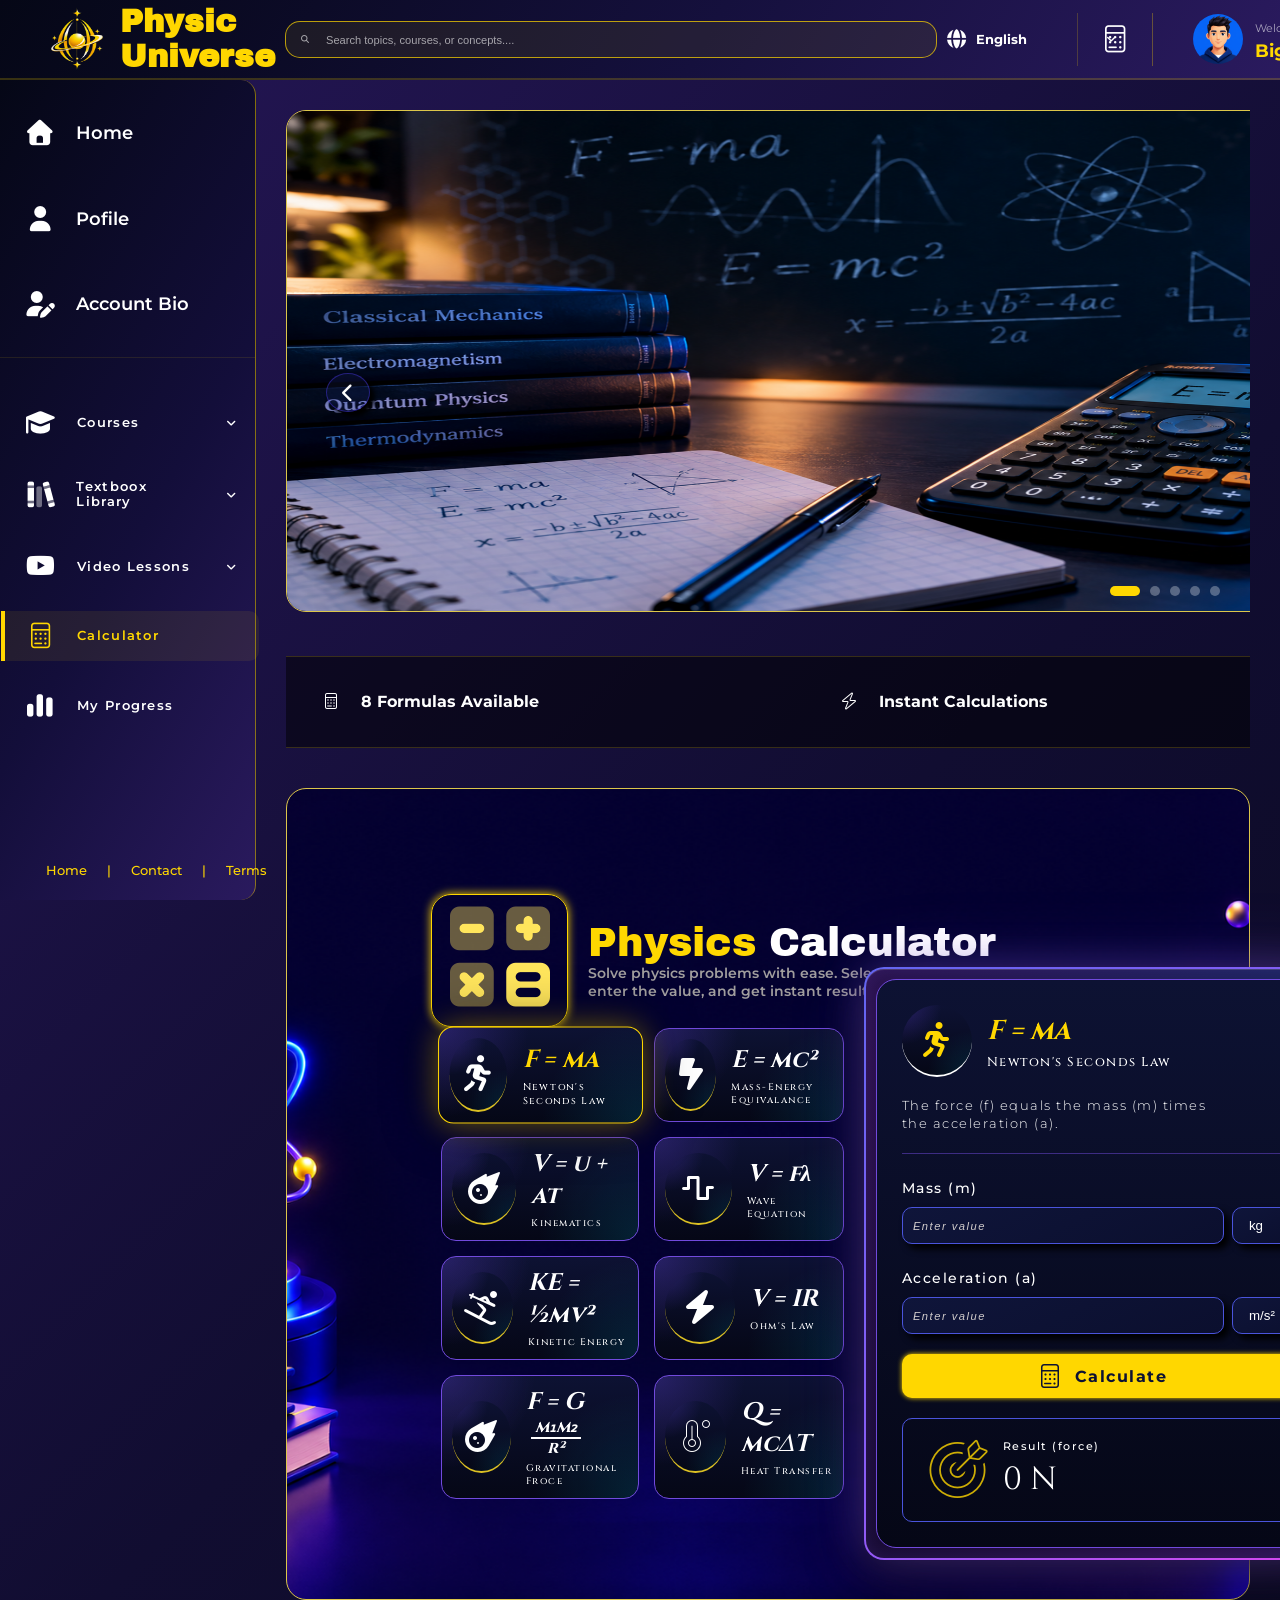
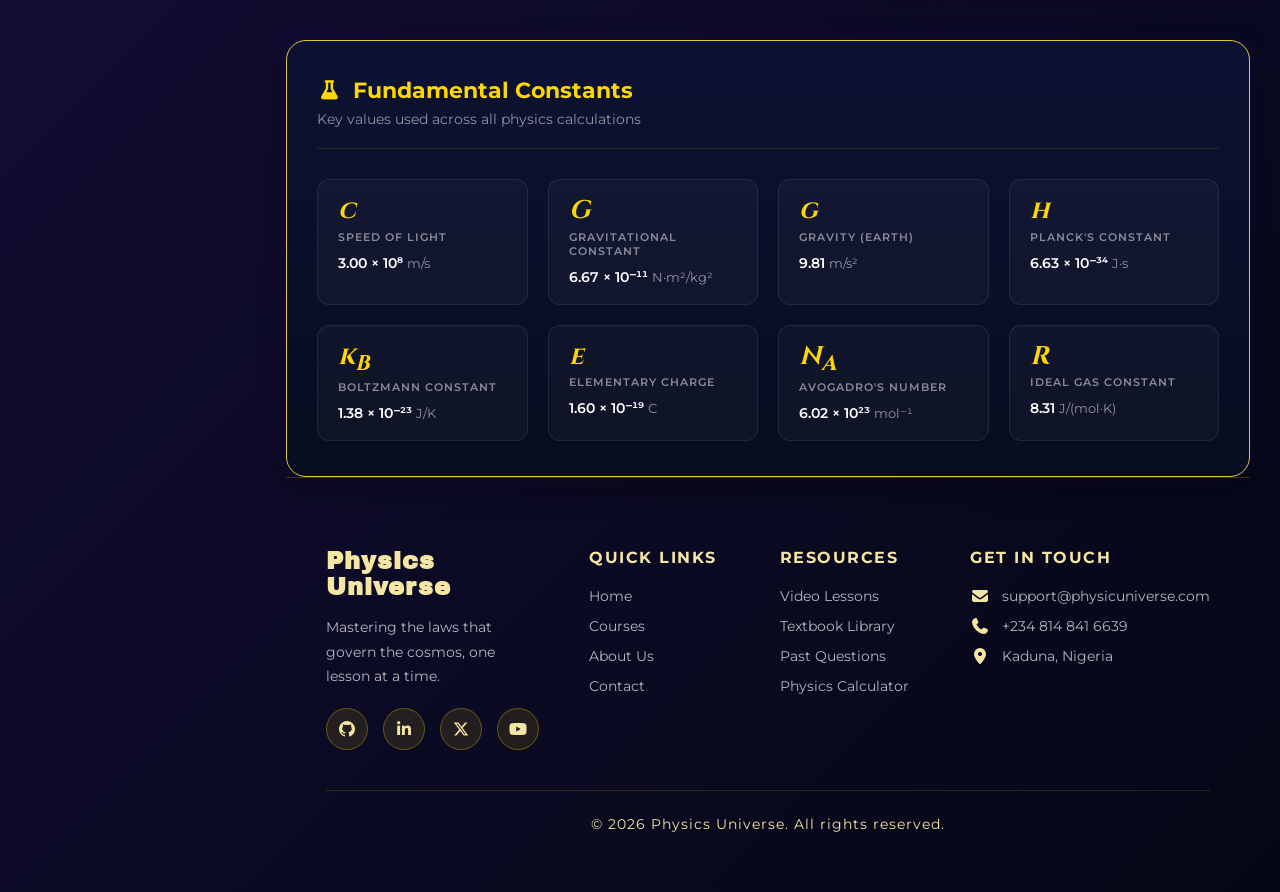
<file: calculator.html>
<!DOCTYPE html>
<html lang="en">
<head>
    <meta charset="UTF-8">
    <meta name="viewport" content="width=device-width, initial-scale=1.0">
    <title>Calculator</title>
    <link rel="stylesheet" href="dashboard.css">
    <link rel="icon" href="image/logo.png">
    <link rel="stylesheet" href="css/all.css">
    <!-- <link rel="stylesheet" href="https://cdnjs.cloudflare.com/ajax/libs/font-awesome/7.3.0/css/all.min.css"> -->
    <link rel="preconnect" href="https://fonts.googleapis.com">
<link rel="preconnect" href="https://fonts.gstatic.com" crossorigin>
<link href="https://fonts.googleapis.com/css2?family=Archivo+Black&family=Cinzel:wght@400..900&family=Great+Vibes&family=Montserrat:ital,wght@0,100..900;1,100..900&family=Parisienne&family=STIX+Two+Math&display=swap" rel="stylesheet">
</head>
<body>
    <!--  ============= Header containing the Top Nav Bar ====================== -->
    <header class="top-navbar">
        <a class="logo" href="index.html">
            <img src="image/logo.png" alt="">
            <h1>Physic Universe</h1>
        </a>

        <form class="form" action="">
            <div class="search-wrapper">
                <i class="fa-solid fa-magnifying-glass"></i>
                <input id="Search" type="text" name="text" placeholder="Search topics, courses, or concepts...." required>
            </div>
        </form>

        <ul>
            <li class="dropdown-container">
                <a href="hero.html" class="dropdown-tittle"><i id="web" class="fa-solid fa-globe"></i> English <i id="thearrow" class="fa-solid fa-angle-down"></i></a>
                <ul class="dropdown-menu">
                    <li><a href="hero.html">English</a></li>
                    <li><a href="hero.html">Español</a></li>
                    <li><a href="hero.html">中文</a></li>
                    <li><a href="hero.html">हिन्दी</a></li>
                    <li><a href="hero.html">Français</a></li>
                    <li><a href="hero.html">العربية</a></li>
                </ul>
            </li>
        </ul>

        <div class="last-nav">
            <a class="cal" href="calculator.html"><i class="fa-light fa-calculator"></i></a>

            <section class="profile">
                <img src="image/Dashboard/avater.png" alt="">

                <div>
                    <p>Welcome Back,</p>
                    <h3>BigBang</h3>
                </div>
            </section>

            <a class="logout" href="login.html">
                <i class="fa-solid fa-arrow-right-from-bracket"></i> 
                <h4>Log out</h4>
            </a>
        </div>
    </header>
    
    <!-- ======================= Slide Bar Navigation ================== -->
    <aside class="sidebar">
        <section class="sidebar-holder">
            <div class="primary-data">
                <a href="index.html"><i class="fa-solid fa-house"></i> <p>Home</p></a>
                <a href=""><i class="fa-solid fa-user"></i> <p>Pofile</p></a>
                <a href=""><i class="fa-solid fa-user-pen"></i><p>Account Bio</p></a>
            </div>

            <div class="secondary-data">
                <ul>
                    <li class="SB-dropdown-container" >
                        <a href="dashboard.html" class="SB-dropdown-tittle"><i class="fa-solid fa-graduation-cap unqiue-icon"></i> Courses <i class="fa-solid fa-angle-down arrow-icon"></i></a>
                        <ul class="SB-dropdown-menu">
                            <li><a href="hero.html">Secondary School Courses</a></li>
                            <li><a href="hero.html">B.sc Courses</a></li>
                            <li><a href="hero.html">M.sc Courses</a></li>
                            <li><a href="hero.html">Past Question</a></li>
                            <li><a href="hero.html">Problem Set</a></li>
                            <li><a href="hero.html">Exam Prep</a></li>
                        </ul>
                    </li>
                </ul>
                
                
                <ul>
                    <li class="SB-dropdown-container">
                        <a href="textbook.html" class="SB-dropdown-tittle"><i class="fa-duotone fa-solid fa-books unqiue-icon"></i> Textboox Library <i class="fa-solid fa-angle-down arrow-icon"></i></a>
                        <ul class="SB-dropdown-menu">
                            <li><a href="hero.html">Secondary School TextBooks</a></li>
                            <li><a href="hero.html">B.sc TextBooks</a></li>
                            <li><a href="hero.html">M.sc TextBooks</a></li>
                        </ul>
                    </li>
                </ul>


                <ul>
                    <li class="SB-dropdown-container">
                        <a href="video.html" class="SB-dropdown-tittle"><i class="fa-brands fa-youtube unqiue-icon"></i> Video Lessons <i class="fa-solid fa-angle-down arrow-icon"></i></a>
                        <ul class="SB-dropdown-menu">
                            <li><a href="hero.html">Secondary School Videos Tutorials</a></li>
                            <li><a href="hero.html">B.sc Video Tutorials</a></li>
                            <li><a href="hero.html">M.sc Video Tutorials</a></li>
                        </ul>
                    </li>
                </ul>


                <ul>
                    <li class="SB-dropdown-container active">
                        <a href="calculator.html" class="SB-dropdown-tittle"><i class="fa-light fa-calculator unqiue-icon"></i> Calculator </i></a>
                    </li>
                </ul>


                <ul>
                    <li class="SB-dropdown-container">
                        <a href="progess.html" class="SB-dropdown-tittle"><i class="fa-solid fa-chart-simple unqiue-icon"></i> My Progress </i></a>
                    </li>
                </ul>
            </div>

            <div class="terms">
                <a href="index.html">Home</a>
                <p>|</p>
                <a href="">Contact</a>
                <p>|</p>
                <a href="">Terms</a>
            </div>
        </section>
    </aside>
    

    <!-- /* ============================== Dashboard Main Content ====================== */ -->
    <main class="dashboard-content">
        <!-- /* ========== Slider Hero Images ================ */ -->
        <section class="slider">
            <div id="heroSlider" class="slider-flex">
                <figure class="slider-container">
                    <img src="image/Dashboard/cal1.png" alt="">
                    <!-- <figcaption>
                        <h1>learn Physics <br> <span>Understand the Universe</span></h1>
                        <p>Build your skills, master key concepts, and explore the law <br>that shape our world and beyond.</p>
                        <a href=""><h2>Explore Courses</h2> <i class="fa-solid fa-arrow-right"></i></a>
                    </figcaption> -->
                </figure>

                <figure class="slider-container">
                    <img src="image/Dashboard/cal2.png" alt="">
                    <!-- <figcaption>
                        <h1>Explore the <br> <span>Laws of the Cosmos.</span></h1>
                        <p>From E = mc² to Newton's laws, understand the fundamental <br> equations that govern everything in our universe.</p>
                        <a href=""><h2>Explore Courses</h2> <i class="fa-solid fa-arrow-right"></i></a>
                    </figcaption> -->
                </figure>

                <figure class="slider-container">
                    <img src="image/Dashboard/cal5.png" alt="">
                    <!-- <figcaption>
                        <h1>Where Motion <br> <span>Meets Momentum.</span></h1>
                        <p>Explore the elegant physics of collisions, energy transfer, and <br> conservation laws that govern every interaction in the universe.</p>
                        <a href=""><h2>Explore Courses</h2> <i class="fa-solid fa-arrow-right"></i></a>
                    </figcaption> -->
                </figure>

                <figure class="slider-container">
                    <img src="image/Dashboard/cal4.png" alt="">
                    <!-- <figcaption>
                        <h1>Launch Your <br> <span>Physics Journey.</span></h1>
                        <p>From the first principles of motion to the edge of the cosmos, <br>take off with lessons designed to make physics click.</p>
                        <a href=""><h2>Explore Courses</h2> <i class="fa-solid fa-arrow-right"></i></a>
                    </figcaption> -->
                </figure>

                <figure class="slider-container">
                    <img src="image/Dashboard/cal3.png" alt="">
                    <!-- <figcaption>
                        <h1>Master the <br> <span>Forces of Nature.</span></h1>
                        <p>Dive into the mechanics of gravity, motion, and <br>energy that shape every star, planet, and galaxy in existence.</p>
                        <a href=""><h2>Explore Courses</h2> <i class="fa-solid fa-arrow-right"></i></a>
                    </figcaption> -->
                </figure>
            </div>

            <div class="slider-btn">
                <button id="prevBtn"><i class="fa-solid fa-chevron-left"></i></button>
                <button id="nextBtn"><i class="fa-solid fa-chevron-right"></i></button>
            </div>

            <div class="slider-dots">
                <span class="dot active"></span>
                <span class="dot"></span>
                <span class="dot"></span>
                <span class="dot"></span>
                <span class="dot"></span>
            </div>
        </section>



        <!--=================== My Stats ==================  -->
        <section class="horizontal-ray">
            <div class="horizontal-ray-flex">
                <span> <a href=""> <i class="fa-light fa-calculator"></i>  8 Formulas Available</a></span> <span><a href=""><i class="fa-light fa-bolt"></i>  Instant Calculations</a></span> <span><a href=""><i class="fa-light fa-gift"></i>   Free Forever</a></span> <span><a href=""><i class="fa-regular fa-square-root-variable"></i> 47 Problems Solved</a></span>

                <span> <a href=""> <i class="fa-light fa-calculator"></i>  8 Formulas Available</a></span> <span><a href=""><i class="fa-light fa-bolt"></i>  Instant Calculations</a></span> <span><a href=""><i class="fa-light fa-gift"></i>   Free Forever</a></span> <span><a href=""><i class="fa-regular fa-square-root-variable"></i> 47 Problems Solved</a></span>
            </div>
        </section>


        <!-- ================== Calculator ============ -->
        <section class="calculator-bg">
            <div class="cal-heading">
                <div class="cal-head-icon"><i class="fa-duotone fa-light fa-calculator-simple"></i></div>

                <div class="cal-head-texts">
                    <h2>Physics <span>Calculator</span></h2>
                    <p>Solve physics problems with ease. Select a formula, enter the value, and get instant results.</p>
                </div>
            </div>

            <div class="cal-body-flex">   
                <section class="cal-cards-grid"> 
                    <div id="card-force" class="cal-card active">
                        <i class="fa-solid fa-person-running cal-icon"></i>
                            
                        <div class="cal-formulars">
                            <h3>F = ma</h3>
                            <p>Newton's Seconds Law</p>
                        </div>
                    </div>

                    <div id="card-emc" class="cal-card">
                            <i class="fa-solid fa-bolt-lightning cal-icon"></i>
                            
                        <div class="cal-formulars">
                            <h3>E = mc²</h3>
                            <p>Mass-Energy Equivalance</p>
                        </div>
                    </div>

                    <div id="card-velocity" class="cal-card">
                            <i class="fa-sharp fa-solid fa-meteor cal-icon"></i>
                            
                        <div class="cal-formulars">
                            <h3>V = u + at</h3>
                            <p>Kinematics</p>
                        </div>
                    </div>

                    <div id="card-wave-equation" class="cal-card">
                            <i class="fa-regular fa-wave-square cal-icon"></i>
                            
                        <div class="cal-formulars">
                            <h3>V = fλ</h3>
                            <p>Wave Equation</p>
                        </div>
                    </div>

                    <div id="card-kinetic-energy" class="cal-card">
                            <i class="fa-regular fa-person-skiing cal-icon"></i>
                            
                        <div class="cal-formulars">
                            <h3>KE = ½mv²</h3>
                            <p>Kinetic Energy</p>
                        </div>
                    </div>

                    <div id="card-ohm's-law" class="cal-card">
                        <i class="fa-solid fa-bolt cal-icon" ></i>
                            
                        <div class="cal-formulars">
                            <h3>V = IR</h3>
                            <p>Ohm's Law</p>
                        </div>
                    </div>

                    <div id="card-gravitational-law" class="cal-card">
                        <i class="fa-sharp fa-solid fa-meteor cal-icon"></i>
                            
                        <div class="cal-formulars">
                           <h3>
                                F = G 
                                <span class="fraction">
                                    <span class="numerator">m₁m₂</span>
                                    <span class="denominator">r²</span>
                                </span>
                           </h3>
                            <p>Gravitational Froce</p>
                        </div>
                    </div>

                    <div id="card-heat-transfer" class="cal-card">
                        <i class="fa-thin fa-temperature-high cal-icon"></i>
                            
                        <div class="cal-formulars">
                            <h3>Q = mcΔT</h3>
                            <p>Heat Transfer</p>
                        </div>
                    </div>
                </section>

                <!-- =========== Calculator Input Right Side ============== -->
                 <!-- =========== F = ma ============== -->
                <section class="cal-input-body form-force active" id="form-force">
                    <div class="cal-input-bg">
                        <section class="uqiue-input">
                            <div class="cal-input-head">
                                <i class="fa-solid fa-person-running cal-icon"></i>
                            
                                <div class="cal-formulars-body">
                                    <h3>F = ma</h3>
                                    <p>Newton's Seconds Law</p>
                                </div>
                            </div>

                            <div class="cal-input-mid">
                                <p>
                                    The force (f) equals the mass (m) times <br>the acceleration (a).
                                </p>
                                
                                <form action="" class="cal-form" type="button">
                                    <div class="mass-flex">
                                        <section class="mass-flex-text">
                                            <label for="mass">Mass (m)</label>
                                            <input id="mass" type="number" name="mass" placeholder="Enter value">
                                        </section>

                                        <section class="mass-flex-downdown">
                                            <label for="mass-dropdown-mass"></label>
                                            <select id="mass-dropdown-mass" class="mass-flex-downdown-options" required>
                                                <option value="disabled selected">kg</option>
                                                <option value="g">g</option>
                                                <option value="mg">mg</option>                                    
                                            </select>
                                        </section>
                                    </div>

                                    <div class="mass-flex">
                                        <section class="mass-flex-text">
                                            <label for="acceleration">Acceleration (a)</label>
                                            <input id="acceleration" type="number" name="acceleration" placeholder="Enter value">
                                        </section>

                                        <section class="mass-flex-downdown">
                                            <label for="mass-dropdown-acceleration"></label>
                                            <select id="mass-dropdown-acceleration" class="mass-flex-downdown-options" required>
                                                <option value="disabled selected">m/s² </option>
                                                <option value="cm/s²">cm/s²</option>
                                                <option value="km/h²">km/h²</option>                                    
                                            </select>
                                        </section>
                                    </div>

                                    <div id="calculateBtn" class="submit-input">
                                        <i class="fa-light fa-calculator"></i> <h2>Calculate</h2>
                                    </div>
                                </form>
                            </div>

                            <!-- /* ========= End Section Of Cal Input ========= */ -->
                            <div class="cal-output-end">
                                <i class="fa-thin fa-bullseye-arrow"></i>

                                <div class="cal-output">
                                    <p>Result (force)</p>
                                    <output id="forceResult"> 0 N</output>
                                </div>
                            </div>
                        </section>
                    </div>
                </section>

                <!-- =========== E = mc*c ============== -->
                <section class="cal-input-body form-emc" id="form-emc">
                    <div class="cal-input-bg">
                        <section class="uqiue-input">
                            <div class="cal-input-head">
                                <i class="fa-solid fa-bolt cal-icon"></i>
                            
                                <div class="cal-formulars-body">
                                    <h3>E = mc²</h3>
                                    <p>Mass-Energy Equivalence</p>
                                </div>
                            </div>

                            <div class="cal-input-mid">
                                <p>
                                   The energy (E) equals the mass (m) times <br>the speed of light squared (c²).
                                </p>
                                
                                <form action="" class="cal-form" type="button">
                                    <div class="mass-flex">
                                        <section class="mass-flex-text">
                                            <label for="emcMass">Mass (m)</label>
                                            <input id="emcMass" type="number" name="mass" placeholder="Enter value">
                                        </section>

                                        <section class="mass-flex-downdown">
                                            <label for="emc-dropdown-mass"></label>
                                            <select id="emc-dropdown-mass" class="mass-flex-downdown-options" required>
                                                <option value="kg" disabled selected>kg</option>
                                                <option value="g">g</option>
                                                <option value="mg">mg</option>                                    
                                            </select>
                                        </section>
                                    </div>

                                    <div class="mass-flex">
                                        <section class="mass-flex-text">
                                            <label for="speed-of-light">Speed 0f Light (as multiple of c)</label>
                                            <input id="speed-of-light" type="number" name="speed-of-light" placeholder="Enter value">
                                        </section>

                                        <section class="mass-flex-downdown">
                                            <label for="emc-dropdown-speed-of-light"></label>
                                            <select id="emc-dropdown-acceleration" class="mass-flex-downdown-options" required>
                                                <option value="m/s" selected>m/s</option>                                                          
                                            </select>
                                        </section>
                                    </div>

                                    <div id="emcBtn" class="submit-input">
                                        <i class="fa-light fa-calculator"></i> <h2>Calculate</h2>
                                    </div>
                                </form>
                            </div>

                            <!-- /* ========= End Section Of Cal Input ========= */ -->
                            <div class="cal-output-end">
                                <i class="fa-thin fa-bullseye-arrow"></i>

                                <div class="cal-output">
                                    <p>Result (Enegry)</p>
                                    <output id="emcResult"> 0 J</output>
                                </div>
                            </div>
                        </section>
                    </div>
                </section>

                <!-- =========== V = u * at ============== -->
                <section class="cal-input-body form-velocity" id="form-velocity">
                    <div class="cal-input-bg">
                        <section class="uqiue-input">
                            <div class="cal-input-head">
                               <i class="fa-sharp fa-solid fa-meteor cal-icon"></i>
                            
                                <div class="cal-formulars-body">
                                    <h3>V = u + at</h3>
                                    <p>Kinematics</p>
                                </div>
                            </div>

                            <div class="cal-input-mid">
                                <p>
                                   The final velocity (V) equals the initial velocity (u) <br> plus the acceleration (a) times the time (t).
                                </p>
                                
                                <form action="" class="cal-form" type="button">
                                    <div class="mass-flex">
                                        <section class="mass-flex-text">
                                            <label for="initial-velocity">Initial Velocity (u)</label>
                                            <input id="initial-velocity" type="number" name="initial-velocity" placeholder="Enter value">
                                        </section>

                                        <section class="mass-flex-downdown">
                                            <label for="velocity-dropdown-initial-velocity"></label>
                                            <select id="velocity-dropdown-initial-velocity" class="mass-flex-downdown-options" required>
                                                <option value="m/s" disabled selected>m/s</option>
                                                <option value="cm/s">cm/s</option>
                                                <option value="km/h">km/h</option>                                    
                                            </select>
                                        </section>
                                    </div>

                                    <div class="mass-flex">
                                        <section class="mass-flex-text">
                                            <label for="velocity-accel">Constant Acceleration (m/s²)</label>
                                            <input id="velocity-accel" type="number" name="velocity-accel" placeholder="Enter value">
                                        </section>

                                        <section class="mass-flex-downdown">
                                            <label for="velocity-dropdown-const-accel"></label>
                                            <select id="velocity-dropdown-const-accel" class="mass-flex-downdown-options" required>
                                                <option value="selected">m/s²</option>                                                          
                                            </select>
                                        </section>
                                    </div>

                                    <div class="mass-flex">
                                        <section class="mass-flex-text">
                                            <label for="velocity-time">Time (s)</label>
                                            <input id="velocity-time" type="number" name="velocity-time" placeholder="Enter value">
                                        </section>

                                        <section class="mass-flex-downdown">
                                            <label for="velocity-dropdown-time"></label>
                                            <select id="velocity-dropdown-time" class="mass-flex-downdown-options" required>
                                                <option value="s" selected>s</option> 
                                                <option value="mins">mins</option>                                                          
                                                <option value="hts">hrs</option> 
                                            </select>
                                        </section>
                                    </div>

                                    <div id="velocityBtn" class="submit-input">
                                        <i class="fa-light fa-calculator"></i> <h2>Calculate</h2>
                                    </div>
                                </form>
                            </div>

                            <!-- /* ========= End Section Of Cal Input ========= */ -->
                            <div class="cal-output-end">
                                <i class="fa-thin fa-bullseye-arrow"></i>

                                <div class="cal-output">
                                    <p>Result (Velocity)</p>
                                    <output id="velocityResult"> 0 m/s</output>
                                </div>
                            </div>
                        </section>
                    </div>
                </section>

                <!-- =========== v = f*λ ============== -->
                <section class="cal-input-body form-wave-equation" id="form-wave-equation">
                    <div class="cal-input-bg">
                        <section class="uqiue-input">
                            <div class="cal-input-head">
                                <i class="fa-regular fa-wave-square cal-icon"></i>
                            
                                <div class="cal-formulars-body">
                                    <h3>V = fλ</h3>
                                    <p>Wave Equation</p>
                                </div>
                            </div>

                            <div class="cal-input-mid">
                                <p>
                                   The wave velocity (V) equals the frequency (f) <br> times the wavelength (λ).
                                </p>
                                
                                <form action="" class="cal-form" type="button">
                                    <div class="mass-flex">
                                        <section class="mass-flex-text">
                                            <label for="waveFrequency">frequency (f)</label>
                                            <input id="waveFrequency" type="number" name="waveFrequency" placeholder="Enter value">
                                        </section>

                                        <section class="mass-flex-downdown">
                                            <label for="wave-dropdown-frequency"></label>
                                            <select id="wave-dropdown-frequency" class="mass-flex-downdown-options" required>
                                                <option value="Hz" disabled selected>Hz</option>
                                                <option value="KHz">KHz</option>
                                                <option value="MHz">MHz</option>                                    
                                            </select>
                                        </section>
                                    </div>

                                    <div class="mass-flex">
                                        <section class="mass-flex-text">
                                            <label for="wavelength">Wavelength (λ)</label>
                                            <input id="wavelength" type="number" name="wavelength" placeholder="Enter value">
                                        </section>

                                        <section class="mass-flex-downdown">
                                            <label for="wave-dropdown-wavelength"></label>
                                            <select id="wave-dropdown-wavelength" class="mass-flex-downdown-options" required>
                                                <option value="m" selected>m</option>    
                                                <option value="cm">cm</option>    
                                            </select>
                                        </section>
                                    </div>

                                    <div id="waveBtn" class="submit-input">
                                        <i class="fa-light fa-calculator"></i> <h2>Calculate</h2>
                                    </div>
                                </form>
                            </div>

                            <!-- /* ========= End Section Of Cal Input ========= */ -->
                            <div class="cal-output-end">
                                <i class="fa-thin fa-bullseye-arrow"></i>

                                <div class="cal-output">
                                    <p>Result (Velocity)</p>
                                    <output id="waveResult"> 0 m/s</output>
                                </div>
                            </div>
                        </section>
                    </div>
                </section>

                <!-- =========== KE = 1/2 mv² ============== -->
                <section class="cal-input-body form-emc" id="form-kinetic-energy">
                    <div class="cal-input-bg">
                        <section class="uqiue-input">
                            <div class="cal-input-head">
                                <i class="fa-regular fa-person-skiing cal-icon"></i>
                            
                                <div class="cal-formulars-body">
                                    <h3>KE = ½mv²</h3>
                                    <p>Kinetic Energy</p>
                                </div>
                            </div>

                            <div class="cal-input-mid">
                                <p>
                                   The kinetic energy (KE) equals one-half the <br> mass (m) 
                                    times the velocity squared (v²).
                                </p>
                                
                                <form action="" class="cal-form" type="button">
                                    <div class="mass-flex">
                                        <section class="mass-flex-text">
                                            <label for="KEMass">Mass (m)</label>
                                            <input id="KEMass" type="number" name="KEmass" placeholder="Enter value">
                                        </section>

                                        <section class="mass-flex-downdown">
                                            <label for="KE-dropdown-mass"></label>
                                            <select id="KE-dropdown-mass" class="mass-flex-downdown-options" required>
                                                <option value="kg" selected>kg</option>
                                                <option value="g">g</option>
                                                <option value="mg">mg</option>                                    
                                            </select>
                                        </section>
                                    </div>

                                    <div class="mass-flex">
                                        <section class="mass-flex-text">
                                            <label for="KE-Velocity">Velocity (v)</label>
                                            <input id="KE-Velocity" type="number" name="KE-Velocity" placeholder="Enter value">
                                        </section>

                                        <section class="mass-flex-downdown">
                                            <label for="KE-dropdown-velocity"></label>
                                            <select id="KE-dropdown-velocity" class="mass-flex-downdown-options" required>
                                                <option value="m/s" selected>m/s</option>                                                          
                                            </select>
                                        </section>
                                    </div>

                                    <div id="KEBtn" class="submit-input">
                                        <i class="fa-light fa-calculator"></i> <h2>Calculate</h2>
                                    </div>
                                </form>
                            </div>

                            <!-- /* ========= End Section Of Cal Input ========= */ -->
                            <div class="cal-output-end">
                                <i class="fa-thin fa-bullseye-arrow"></i>

                                <div class="cal-output">
                                    <p>Result (Enegry)</p>
                                    <output id="KEResult"> 0 J</output>
                                </div>
                            </div>
                        </section>
                    </div>
                </section>

                <!-- =========== V = IR ============== -->
                <section class="cal-input-body form-ohm's-law" id="form-ohm's-law">
                    <div class="cal-input-bg">
                        <section class="uqiue-input">
                            <div class="cal-input-head">
                                <i class="fa-solid fa-bolt cal-icon" ></i>
                            
                                <div class="cal-formulars-body">
                                    <h3>V = IR</h3>
                                    <p>Ohm's Law</p>
                                </div>
                            </div>

                            <div class="cal-input-mid">
                                <p>
                                   The voltage (V) equals the current (I) <br>
                                    times the resistance (R).
                                </p>
                                
                                <form action="" class="cal-form" type="button">
                                    <div class="mass-flex">
                                        <section class="mass-flex-text">
                                            <label for="ohm'sCurrent">Current (I)</label>
                                            <input id="ohm'sCurrent" type="number" name="ohm'sCurrent" placeholder="Enter value">
                                        </section>

                                        <section class="mass-flex-downdown">
                                            <label for="ohm-dropdown-current"></label>
                                            <select id="emc-dropdown-mass" class="mass-flex-downdown-options" required>
                                                <option value="A" selected>A</option>
                                                <option value="mA">mA</option>
                                                <option value="μA">μA</option>                                    
                                            </select>
                                        </section>
                                    </div>

                                    <div class="mass-flex">
                                        <section class="mass-flex-text">
                                            <label for="ohm's-Resistance">Conductor Resistance (R)</label>
                                            <input id="ohm's-Resistance" type="number" name="ohm's-Resistance" placeholder="Enter value">
                                        </section>

                                        <section class="mass-flex-downdown">
                                            <label for="emc-dropdown-speed-of-light"></label>
                                            <select id="emc-dropdown-acceleration" class="mass-flex-downdown-options" required>
                                                <option value="Ω" selected>Ω</option>   
                                                <option value="kΩ">kΩ</option>                                                          
                                                <option value="MΩ">MΩ</option>                                                          
                                            </select>
                                        </section>
                                    </div>

                                    <div id="ohm'sBtn" class="submit-input">
                                        <i class="fa-light fa-calculator"></i> <h2>Calculate</h2>
                                    </div>
                                </form>
                            </div>

                            <!-- /* ========= End Section Of Cal Input ========= */ -->
                            <div class="cal-output-end">
                                <i class="fa-thin fa-bullseye-arrow"></i>

                                <div class="cal-output">
                                    <p>Result (Voltage)</p>
                                    <output id="ohm'sResult"> 0 volts</output>
                                </div>
                            </div>
                        </section>
                    </div>
                </section>

                <!-- =========== F = G(mn)/r² ============== -->
                <section class="cal-input-body gravitational-law" id="form-gravitational-law">
                    <div class="cal-input-bg">
                        <section class="uqiue-input">
                            <div class="cal-input-head">
                               <i class="fa-sharp fa-solid fa-meteor cal-icon"></i>
                            
                                <div class="cal-formulars-body">
                                    <h3>
                                        F = G 
                                        <span class="fraction">
                                            <span class="numerator">m₁m₂</span>
                                            <span class="denominator">r²</span>
                                        </span>
                                    </h3>
                                    <p>Gravitational Froce</p>
                                </div>
                            </div>

                            <div class="cal-input-mid">
                                <p>
                                   The gravitational force (F) equals the gravitational <br> constant (G) 
                                    times the product of both masses <br> (m₁m₂) divided by the distance squared (r²).
                                </p>
                                
                                <form action="" class="cal-form" type="button">
                                    <div class="mass-flex">
                                        <section class="mass-flex-text">
                                            <label for="GL-mass1">Mass of 1st Body (m1)</label>
                                            <input id="GL-mass1" type="number" name="GL-mass1" placeholder="Enter value">
                                        </section>

                                        <section class="mass-flex-downdown">
                                            <label for="GL-dropdown-mass1"></label>
                                            <select id="GL-dropdown-mass1" class="mass-flex-downdown-options" required>
                                                <option value="kg" selected>k/g</option>
                                                <option value="g">g</option>
                                                <option value="ton">tonne</option>                                    
                                            </select>
                                        </section>
                                    </div>

                                    <div class="mass-flex">
                                        <section class="mass-flex-text">
                                            <label for="GL-mass2">Mass of 2nd Body (m2)</label>
                                            <input id="GL-mass2" type="number" name="GL-mass2" placeholder="Enter value">
                                        </section>

                                        <section class="mass-flex-downdown">
                                            <label for="GL-dropdown-mass2"></label>
                                            <select id="GL-dropdown-mass2" class="mass-flex-downdown-options" required>
                                                <option value="kg" selected>k/g</option>
                                                <option value="g">g</option>
                                                <option value="ton">tonne</option>                                                         
                                            </select>
                                        </section>
                                    </div>

                                    <div class="mass-flex">
                                        <section class="mass-flex-text">
                                            <label for="GL-distance">Distance between both bodies (r)</label>
                                            <input id="GL-distance" type="number" name="GL-distance" placeholder="Enter value">
                                        </section>

                                        <section class="mass-flex-downdown">
                                            <label for="GL-dropdown-distance"></label>
                                            <select id="GL-dropdown-distance" class="mass-flex-downdown-options" required>
                                                <option value="m" selected>m</option> 
                                                <option value="cm">cm</option>                                                          
                                                <option value="nm">nm</option> 
                                            </select>
                                        </section>
                                    </div>

                                    <div id="GLBtn" class="submit-input">
                                        <i class="fa-light fa-calculator"></i> <h2>Calculate</h2>
                                    </div>
                                </form>
                            </div>

                            <!-- /* ========= End Section Of Cal Input ========= */ -->
                            <div class="cal-output-end">
                                <i class="fa-thin fa-bullseye-arrow"></i>

                                <div class="cal-output">
                                    <p>Result (Force)</p>
                                    <output id="GLResult"> 0 N</output>
                                </div>
                            </div>
                        </section>
                    </div>
                </section>

                <!-- =========== Q = mc/T ============== -->
                <section class="cal-input-body heat-transfer" id="form-heat-transfer">
                    <div class="cal-input-bg">
                        <section class="uqiue-input">
                            <div class="cal-input-head">
                               <i class="fa-thin fa-temperature-high cal-icon"></i>
                            
                                <div class="cal-formulars-body">
                                    <h3>Q = mcΔT</h3>
                                    <p>Heat Transfer</p>
                                </div>
                            </div>

                            <div class="cal-input-mid">
                                <p>
                                   The heat energy (Q) equals the mass (m) times <br> the specific heat capacity (c) 
                                    times  the change <br> in temperature (ΔT).
                                </p>
                                
                                <form action="" class="cal-form" type="button">
                                    <div class="mass-flex">
                                        <section class="mass-flex-text">
                                            <label for="HT-mass">Mass of the Body (m)</label>
                                            <input id="HT-mass" type="number" name="HT-mass" placeholder="Enter value">
                                        </section>

                                        <section class="mass-flex-downdown">
                                            <label for="HT-dropdown-mass"></label>
                                            <select id="HT-dropdown-mass" class="mass-flex-downdown-options" required>
                                                <option value="kg" selected>k/g</option>
                                                <option value="g">g</option>
                                                <option value="ton">tonne</option>                                    
                                            </select>
                                        </section>
                                    </div>

                                    <div class="mass-flex">
                                        <section class="mass-flex-text">
                                            <label for="HT-specific-heat-capacity">Specific Heat Capacity (c)</label>
                                            <input id="HT-specific-heat-capacity" type="number" name="HT-specific-heat-capacity" placeholder="Enter value">
                                        </section>

                                        <section class="mass-flex-downdown">
                                            <label for="HT-dropdown-SHC"></label>
                                            <select id="HT-dropdown-SHC" class="mass-flex-downdown-options" required>
                                                <option value="kg" selected>J/kg°C</option>
                                                <option value="g">J/kg·K</option>
                                                <option value="ton">kJ/kg°C</option>                                                         
                                            </select>
                                        </section>
                                    </div>

                                    <div class="mass-flex">
                                        <section class="mass-flex-text">
                                            <label for="HT-temp-different">Change in Temperature (Δ)</label>
                                            <input id="HT-temp-different" type="number" name="HT-temp-different" placeholder="Enter value">
                                        </section>

                                        <section class="mass-flex-downdown">
                                            <label for="HT-dropdown-temp-different"></label>
                                            <select id="HT-dropdown-temp-different" class="mass-flex-downdown-options" required>
                                                <option value="c" selected>°C</option> 
                                                <option value="K">K</option>                                                          
                                                <option value="F">°F</option> 
                                            </select>
                                        </section>
                                    </div>

                                    <div id="HTBtn" class="submit-input">
                                        <i class="fa-light fa-calculator"></i> <h2>Calculate</h2>
                                    </div>
                                </form>
                            </div>

                            <!-- /* ========= End Section Of Cal Input ========= */ -->
                            <div class="cal-output-end">
                                <i class="fa-thin fa-bullseye-arrow"></i>

                                <div class="cal-output">
                                    <p>Result (Force)</p>
                                    <output id="HTResult"> 0 J</output>
                                </div>
                            </div>
                        </section>
                    </div>
                </section>
            </div>
        </section>
        
        <!-- ============= Physics Constants Reference ============= -->
        <section class="constants-section">
            <div class="constants-header">
                <h2><i class="fa-solid fa-flask"></i> Fundamental Constants</h2>
                <p>Key values used across all physics calculations</p>
            </div>

            <div class="constants-grid">
                <div class="constant-card">
                    <span class="constant-symbol">c</span>
                    <span class="constant-name">Speed of Light</span>
                    <span class="constant-value">3.00 × 10⁸ <em>m/s</em></span>
                </div>
                <div class="constant-card">
                    <span class="constant-symbol">G</span>
                    <span class="constant-name">Gravitational Constant</span>
                    <span class="constant-value">6.67 × 10⁻¹¹ <em>N·m²/kg²</em></span>
                </div>
                <div class="constant-card">
                    <span class="constant-symbol">g</span>
                    <span class="constant-name">Gravity (Earth)</span>
                    <span class="constant-value">9.81 <em>m/s²</em></span>
                </div>
                <div class="constant-card">
                    <span class="constant-symbol">h</span>
                    <span class="constant-name">Planck's Constant</span>
                    <span class="constant-value">6.63 × 10⁻³⁴ <em>J·s</em></span>
                </div>
                <div class="constant-card">
                    <span class="constant-symbol">k<sub>B</sub></span>
                    <span class="constant-name">Boltzmann Constant</span>
                    <span class="constant-value">1.38 × 10⁻²³ <em>J/K</em></span>
                </div>
                <div class="constant-card">
                    <span class="constant-symbol">e</span>
                    <span class="constant-name">Elementary Charge</span>
                    <span class="constant-value">1.60 × 10⁻¹⁹ <em>C</em></span>
                </div>
                <div class="constant-card">
                    <span class="constant-symbol">N<sub>A</sub></span>
                    <span class="constant-name">Avogadro's Number</span>
                    <span class="constant-value">6.02 × 10²³ <em>mol⁻¹</em></span>
                </div>
                <div class="constant-card">
                    <span class="constant-symbol">R</span>
                    <span class="constant-name">Ideal Gas Constant</span>
                    <span class="constant-value">8.31 <em>J/(mol·K)</em></span>
                </div>
            </div>
        </section>

        <!-- Footer Section -->
        <footer class="physic-footer">
            <div class="footer-container">
                <div class="footer-column brand-column">
                    <h3>Physics Universe</h3>
                    <p>Mastering the laws that govern the cosmos, one lesson at a time.</p>
                    <div class="footer-socials">
                        <a href="#"><i class="fa-brands fa-github"></i></a>
                        <a href="#"><i class="fa-brands fa-linkedin-in"></i></a>
                        <a href="#"><i class="fa-brands fa-x-twitter"></i></a>
                        <a href="#"><i class="fa-brands fa-youtube"></i></a>
                    </div>
                </div>

                <div class="footer-column">
                    <h4>Quick Links</h4>
                    <ul>
                        <li><a href="index.html">Home</a></li>
                        <li><a href="dashboard.html">Courses</a></li>
                        <li><a href="#">About Us</a></li>
                        <li><a href="#">Contact</a></li>
                    </ul>
                </div>

                <div class="footer-column">
                    <h4>Resources</h4>
                    <ul>
                        <li><a href="video.html">Video Lessons</a></li>
                        <li><a href="textbook.html">Textbook Library</a></li>
                        <li><a href="dashboard.html">Past Questions</a></li>
                        <li><a href="calculator.html">Physics Calculator</a></li>
                    </ul>
                </div>

                <div class="footer-column">
                    <h4>Get in Touch</h4>
                    <ul class="contact-info">
                        <li><i class="fa-solid fa-envelope"></i> support@physicuniverse.com</li>
                        <li><i class="fa-solid fa-phone"></i> +234 814 841 6639</li>
                        <li><i class="fa-solid fa-location-dot"></i> Kaduna, Nigeria</li>
                    </ul>
                </div>
            </div>

            <div class="footer-bottom">
                <p>&copy; 2026 Physics Universe. All rights reserved.</p>
            </div>
        </footer>
    </main>

    <script src="calculator.js"></script>
</body>


<script>
        // ==========================================
    // BLOCK 1: Variables & Element Selectors
    // ==========================================
    const heroSlider = document.getElementById('heroSlider');
    const nextSlideBtn = document.getElementById('nextBtn');
    const prevSlideBtn = document.getElementById('prevBtn');
    const dots = document.querySelectorAll('.slider-dots .dot');

    const slideWidth = 1462;

    // ==========================================
    // BLOCK 2: Functions
    // ==========================================

    // The auto-slide logic
    function autoSlide() {
        const maxScroll = heroSlider.scrollWidth - heroSlider.clientWidth;
        if (heroSlider.scrollLeft >= maxScroll - 10) {
            // We're at the end, jump back to the start
            heroSlider.scrollTo({ left: 0, behavior: 'smooth' });
        } else {
            // Keep sliding right
            heroSlider.scrollBy({ left: slideWidth, behavior: 'smooth' });
        }
    }

    // Update the active pagination dot
    function updateDots() {
        const currentIndex = Math.round(heroSlider.scrollLeft / slideWidth);
        dots.forEach((dot, index) => {
            dot.classList.remove('active');
            if (index === currentIndex) {
                dot.classList.add('active');
            }
        });
    }

    // Restart the timer (used after user clicks)
    function resetTimer() {
        clearInterval(slideTimer);
        slideTimer = setInterval(autoSlide, 4000);
    }

    // ==========================================
    // BLOCK 3: The Timer
    // ==========================================
    let slideTimer = setInterval(autoSlide, 4000);   // Every 4 seconds

    // ==========================================
    // BLOCK 4: Event Listeners
    // ==========================================

    // Next button
    nextSlideBtn.addEventListener('click', () => {
        heroSlider.scrollBy({ left: slideWidth, behavior: 'smooth' });
        resetTimer();
    });

    // Prev button
    prevSlideBtn.addEventListener('click', () => {
        heroSlider.scrollBy({ left: -slideWidth, behavior: 'smooth' });
        resetTimer();
    });

    
    heroSlider.addEventListener('scroll', updateDots);

    // Click a dot to jump to that slide
    dots.forEach((dot, index) => {
        dot.addEventListener('click', () => {
            heroSlider.scrollTo({
                left: index * slideWidth,
                behavior: 'smooth'
            });
            resetTimer();
        });
    });

    // Pause on hover, resume on leave
    heroSlider.addEventListener('mouseenter', () => clearInterval(slideTimer));
    heroSlider.addEventListener('mouseleave', () => slideTimer = setInterval(autoSlide, 4000));

    updateDots();
</script>
</html>
</file>
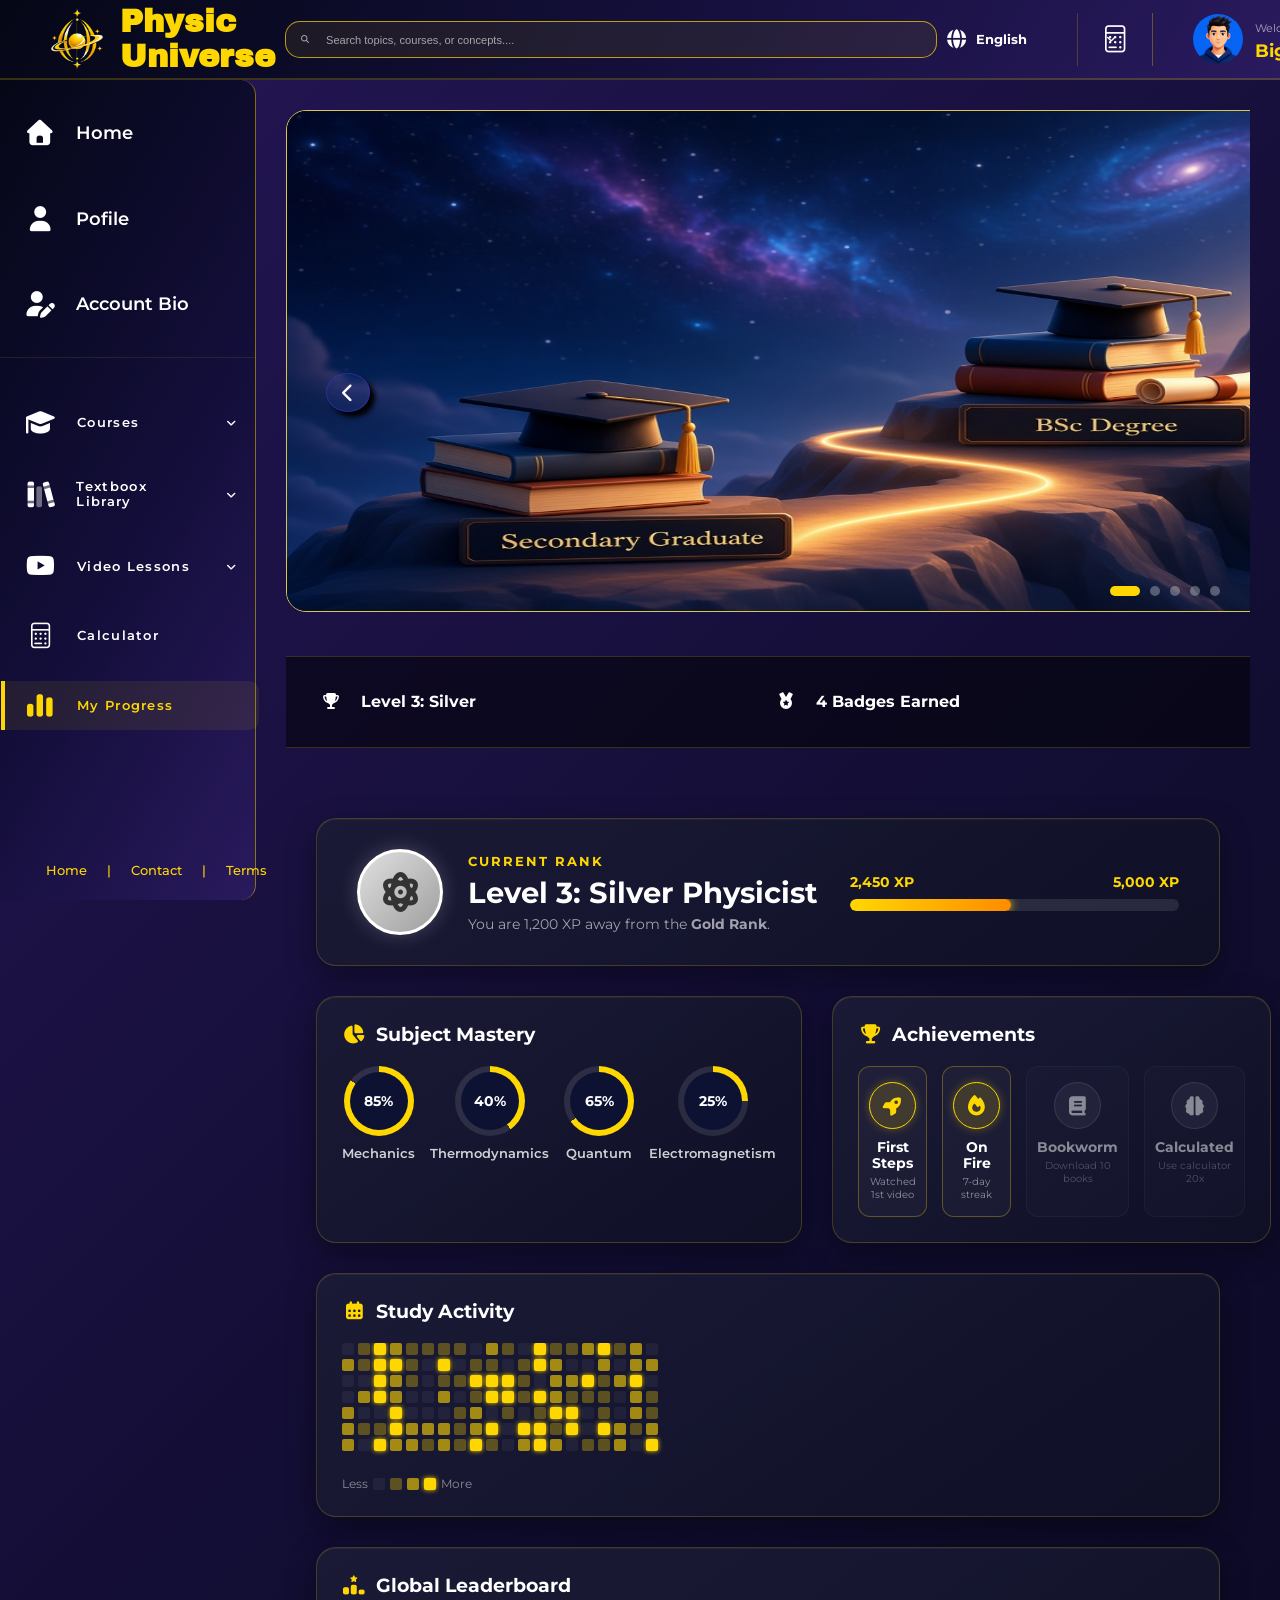
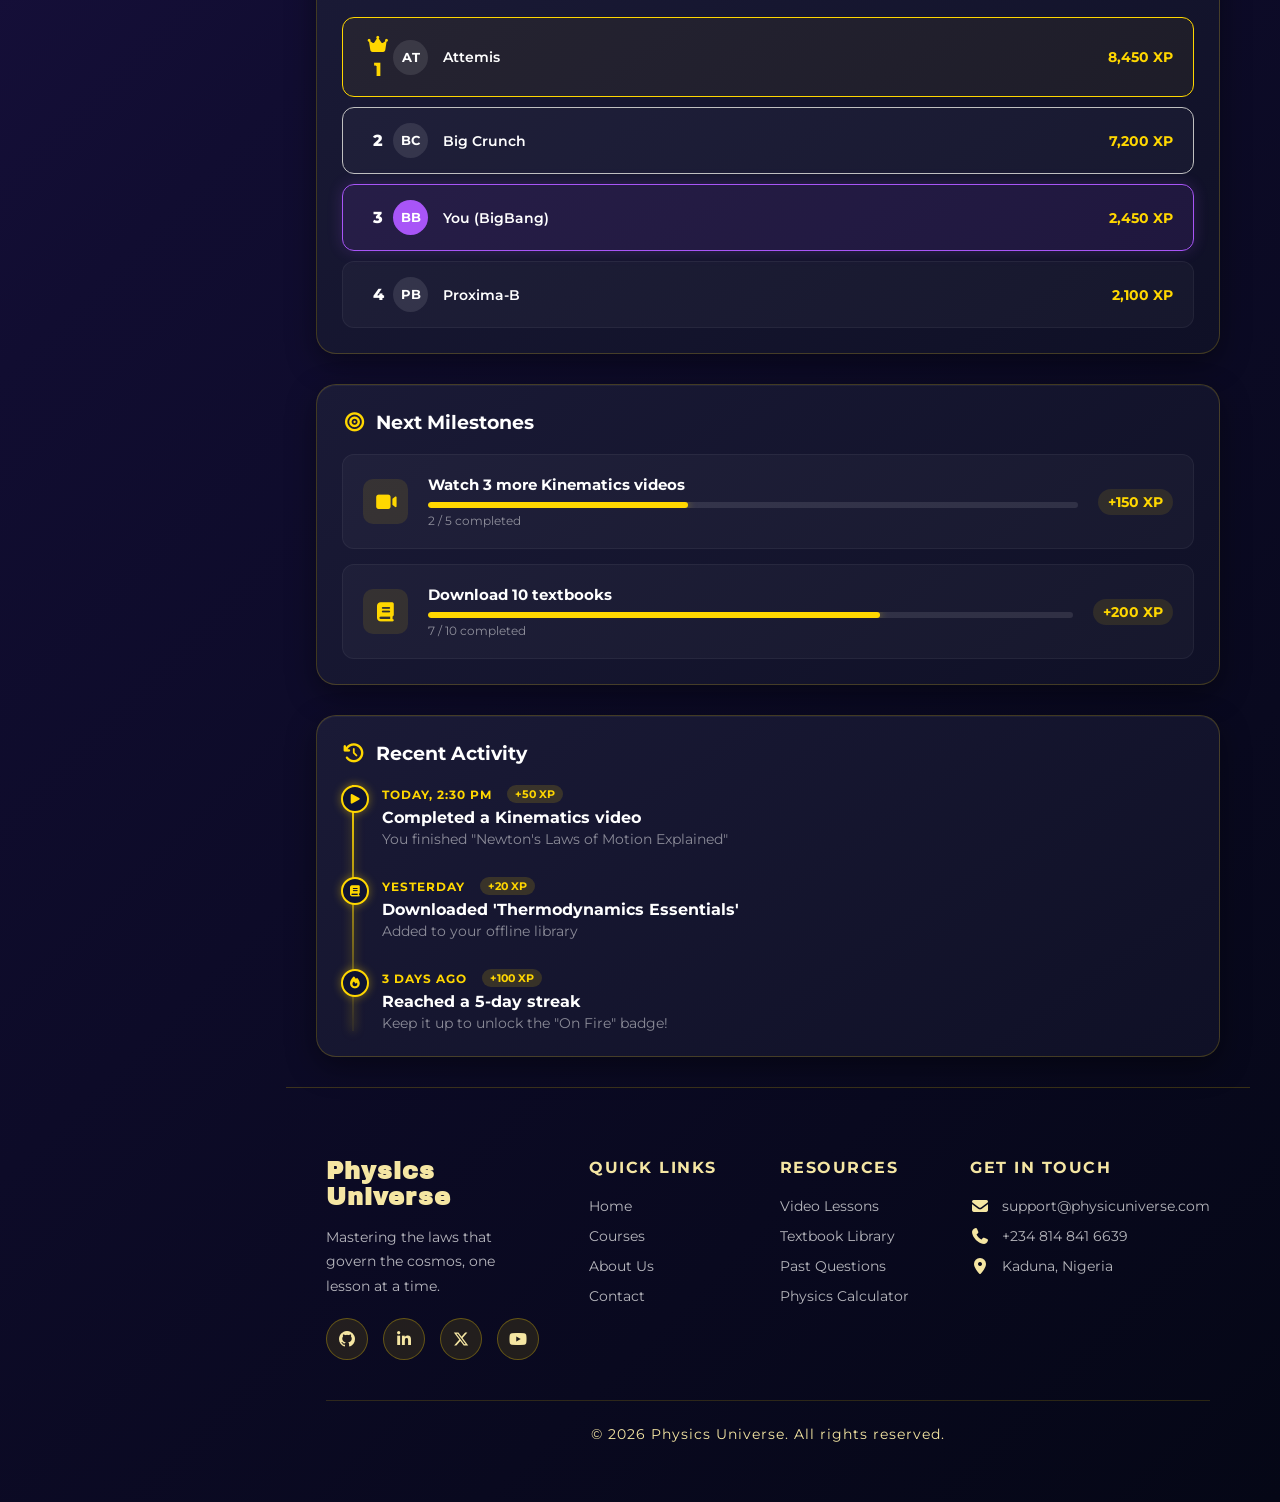
<file: progess.html>
<!DOCTYPE html>
<html lang="en">
<head>
    <meta charset="UTF-8">
    <meta name="viewport" content="width=device-width, initial-scale=1.0">
    <title>My Progress</title>
    <link rel="stylesheet" href="dashboard.css">
    <link rel="icon" href="image/logo.png">
    <link rel="stylesheet" href="css/all.css">
    <!-- <link rel="stylesheet" href="https://cdnjs.cloudflare.com/ajax/libs/font-awesome/7.3.0/css/all.min.css"> -->
    <link rel="preconnect" href="https://fonts.googleapis.com">
<link rel="preconnect" href="https://fonts.gstatic.com" crossorigin>
<link href="https://fonts.googleapis.com/css2?family=Archivo+Black&family=Cinzel:wght@400..900&family=Great+Vibes&family=Montserrat:ital,wght@0,100..900;1,100..900&family=Parisienne&family=STIX+Two+Math&display=swap" rel="stylesheet">
</head>
<body>
    <!--  ============= Header containing the Top Nav Bar ====================== -->
    <header class="top-navbar">
        <a class="logo" href="index.html">
            <img src="image/logo.png" alt="">
            <h1>Physic Universe</h1>
        </a>

        <form class="form" action="">
            <div class="search-wrapper">
                <i class="fa-solid fa-magnifying-glass"></i>
                <input id="Search" type="text" name="text" placeholder="Search topics, courses, or concepts...." required>
            </div>
        </form>

        <ul>
            <li class="dropdown-container">
                <a href="hero.html" class="dropdown-tittle"><i id="web" class="fa-solid fa-globe"></i> English <i id="thearrow" class="fa-solid fa-angle-down"></i></a>
                <ul class="dropdown-menu">
                    <li><a href="hero.html">English</a></li>
                    <li><a href="hero.html">Español</a></li>
                    <li><a href="hero.html">中文</a></li>
                    <li><a href="hero.html">हिन्दी</a></li>
                    <li><a href="hero.html">Français</a></li>
                    <li><a href="hero.html">العربية</a></li>
                </ul>
            </li>
        </ul>

        <div class="last-nav">
            <a class="cal" href="calculator.html"><i class="fa-light fa-calculator"></i></a>

            <section class="profile">
                <img src="image/Dashboard/avater.png" alt="">

                <div>
                    <p>Welcome Back,</p>
                    <h3>BigBang</h3>
                </div>
            </section>

            <a class="logout" href="login.html">
                <i class="fa-solid fa-arrow-right-from-bracket"></i> 
                <h4>Log out</h4>
            </a>
        </div>
    </header>
    
    <!-- ======================= Slide Bar Navigation ================== -->
    <aside class="sidebar">
        <section class="sidebar-holder">
            <div class="primary-data">
                <a href="index.html"><i class="fa-solid fa-house"></i> <p>Home</p></a>
                <a href=""><i class="fa-solid fa-user"></i> <p>Pofile</p></a>
                <a href=""><i class="fa-solid fa-user-pen"></i><p>Account Bio</p></a>
            </div>

            <div class="secondary-data">
                <ul>
                    <li class="SB-dropdown-container" >
                        <a href="dashboard.html" class="SB-dropdown-tittle"><i class="fa-solid fa-graduation-cap unqiue-icon"></i> Courses <i class="fa-solid fa-angle-down arrow-icon"></i></a>
                        <ul class="SB-dropdown-menu">
                            <li><a href="hero.html">Secondary School Courses</a></li>
                            <li><a href="hero.html">B.sc Courses</a></li>
                            <li><a href="hero.html">M.sc Courses</a></li>
                            <li><a href="hero.html">Past Question</a></li>
                            <li><a href="hero.html">Problem Set</a></li>
                            <li><a href="hero.html">Exam Prep</a></li>
                        </ul>
                    </li>
                </ul>
                
                
                <ul>
                    <li class="SB-dropdown-container">
                        <a href="textbook.html" class="SB-dropdown-tittle"><i class="fa-duotone fa-solid fa-books unqiue-icon"></i> Textboox Library <i class="fa-solid fa-angle-down arrow-icon"></i></a>
                        <ul class="SB-dropdown-menu">
                            <li><a href="hero.html">Secondary School TextBooks</a></li>
                            <li><a href="hero.html">B.sc TextBooks</a></li>
                            <li><a href="hero.html">M.sc TextBooks</a></li>
                        </ul>
                    </li>
                </ul>


                <ul>
                    <li class="SB-dropdown-container">
                        <a href="video.html" class="SB-dropdown-tittle"><i class="fa-brands fa-youtube unqiue-icon"></i> Video Lessons <i class="fa-solid fa-angle-down arrow-icon"></i></a>
                        <ul class="SB-dropdown-menu">
                            <li><a href="hero.html">Secondary School Videos Tutorials</a></li>
                            <li><a href="hero.html">B.sc Video Tutorials</a></li>
                            <li><a href="hero.html">M.sc Video Tutorials</a></li>
                        </ul>
                    </li>
                </ul>


                <ul>
                    <li class="SB-dropdown-container">
                        <a href="calculator.html" class="SB-dropdown-tittle"><i class="fa-light fa-calculator unqiue-icon"></i> Calculator </i></a>
                    </li>
                </ul>


                <ul>
                    <li class="SB-dropdown-container active">
                        <a href="progess.html" class="SB-dropdown-tittle"><i class="fa-solid fa-chart-simple unqiue-icon"></i> My Progress </i></a>
                    </li>
                </ul>
            </div>

            <div class="terms">
                <a href="index.html">Home</a>
                <p>|</p>
                <a href="">Contact</a>
                <p>|</p>
                <a href="">Terms</a>
            </div>
        </section>
    </aside>
    

    <!-- /* ============================== Dashboard Main Content ====================== */ -->
    <main class="dashboard-content">
        <!-- /* ========== Slider Hero Images ================ */ -->
        <section class="slider">
            <div id="heroSlider" class="slider-flex">
                <figure class="slider-container">
                    <img src="image/Dashboard/My-Progess1.jpg" alt="">
                    <!-- <figcaption>
                        <span class="slide-category">Relativity</span>
                        <h1>Explore the Fabric of <br> <span>Spacetime.</span></h1>
                        <p>Understand how gravity warps time and space, from <br>special relativity to the edge of a black hole.</p>
                        <button class=".slide-btn" data-filter="Relativity"> <h2>Explore Relativity</h2> <i class="fa-solid fa-arrow-right"></i></button>
                    </figcaption> -->
                </figure>

                <figure class="slider-container">
                    <img src="image/Dashboard/My-Progess2.jpg" alt="">
                    <!-- <figcaption>
                        <span class="slide-category">Quantum Physics</span>
                        <h1>Enter the Subatomic World, <br> <span>Within the Universe</span></h1>
                        <p>Discover the bizarre rules of quantum mechanics, <br>where particles exist in multiple states at once.</p>
                        <button class=".slide-btn" data-filter="Quantum Physics"> <h2>Explore Quantum</h2> <i class="fa-solid fa-arrow-right"></i></button>
                    </figcaption> -->
                </figure>

                <figure class="slider-container">
                    <img src="image/Dashboard/My-Progess3.png" alt="">
                    <!-- <figcaption>
                        <span class="slide-category">Thermodynamics</span>
                        <h1>The Arrow of<br> <span>Time.</span></h1>
                        <p>Discover the Second Law of Thermodynamics and why every system <br> in the universe naturally moves from order to chaos.</p>
                        <button class=".slide-btn" data-filter="Thermodynamics"><h2>Explore Entropy </h2> <i class="fa-solid fa-arrow-right"></i></button>
                    </figcaption> -->
                </figure>

                <figure class="slider-container">
                    <img src="image/Dashboard/My-Progess4.jpg" alt="">
                    <!-- <figcaption>
                        <span class="slide-category">Mechanics</span>
                        <h1>Master the <br> <span>Laws of Motion.</span></h1>
                        <p>From Newton's Cradle to Kinematics, understand <br>how force, mass, and acceleration govern the universe.</p>
                        <button class=".slide-btn" data-filter="Mechanics"><h2>Explore Mechanics </h2> <i class="fa-solid fa-arrow-right"></i></button>
                    </figcaption> -->
                </figure>

                <figure class="slider-container">
                    <img src="image/Dashboard/My-Progess5.jpg" alt="">
                    <!-- <figcaption>
                        <span class="slide-category">Electromagnetism</span>
                        <h1>Harness the Power <br> <span>of Electricity.</span></h1>
                        <p>Visualize electric fields, magnetic forces, and the invisible waves  <br> that connect our modern world</p>
                        <button class=".slide-btn" data-filter="Electromagnetism"><h2>Explore E-M</h2> <i class="fa-solid fa-arrow-right"></i></button>
                    </figcaption> -->
                </figure>
            </div>

            <div class="slider-btn">
                <button id="prevBtn"><i class="fa-solid fa-chevron-left"></i></button>
                <button id="nextBtn"><i class="fa-solid fa-chevron-right"></i></button>
            </div>

            <div class="slider-dots">
                <span class="dot active"></span>
                <span class="dot"></span>
                <span class="dot"></span>
                <span class="dot"></span>
                <span class="dot"></span>
            </div>
        </section>

        <!--=================== My Stats ==================  -->
        <section class="horizontal-ray">
            <div class="horizontal-ray-flex">
                <span><a href=""><i class="fa-solid fa-trophy"></i> Level 3: Silver</a></span> <span><a href=""><i class="fa-solid fa-medal"></i> 4 Badges Earned</a></span> <span><a href=""><i class="fa-solid fa-star"></i> 2,450 Total XP</a></span><span><a href=""><i class="fa-solid fa-fire"></i> 7-Day Streak</a></span>

                <span><a href=""><i class="fa-solid fa-trophy"></i> Level 3: Silver</a></span> <span><a href=""><i class="fa-solid fa-medal"></i> 4 Badges Earned</a></span> <span><a href=""><i class="fa-solid fa-star"></i> 2,450 Total XP</a></span><span><a href=""><i class="fa-solid fa-fire"></i> 7-Day Streak</a></span>
            </div>
        </section>

        <!-- ============= PROGRESS DASHBOARD ============= -->
        <section class="progress-container">

            <!-- SECTION 1: RANK HERO -->
            <section class="rank-hero">
                <div class="rank-left">
                    <div class="rank-badge silver">
                        <i class="fa-solid fa-atom"></i>
                    </div>
                    <div class="rank-info">
                        <span>Current Rank</span>
                        <h1>Level 3: Silver Physicist</h1>
                        <p>You are 1,200 XP away from the <strong>Gold Rank</strong>.</p>
                    </div>
                </div>
                <div class="rank-right">
                    <div class="xp-labels">
                        <span>2,450 XP</span>
                        <span>5,000 XP</span>
                    </div>
                    <div class="xp-bar-bg">
                        <div class="xp-bar-fill" id="xpBar"></div>
                    </div>
                </div>
            </section>

            <!-- TWO COLUMN LAYOUT -->
            <div class="progress-grid">
                
                <!-- SECTION 2: MASTERY BREAKDOWN -->
                <section class="mastery-section">
                    <h2 class="section-title"><i class="fa-solid fa-chart-pie"></i> Subject Mastery</h2>
                    <div class="mastery-grid">
                        <!-- Mechanics -->
                        <div class="mastery-card">
                            <div class="circle-ring" style="--percent: 85;">
                                <div class="inner-circle"><span>85%</span></div>
                            </div>
                            <h3>Mechanics</h3>
                        </div>
                        <!-- Thermodynamics -->
                        <div class="mastery-card">
                            <div class="circle-ring" style="--percent: 40;">
                                <div class="inner-circle"><span>40%</span></div>
                            </div>
                            <h3>Thermodynamics</h3>
                        </div>
                        <!-- Quantum -->
                        <div class="mastery-card">
                            <div class="circle-ring" style="--percent: 65;">
                                <div class="inner-circle"><span>65%</span></div>
                            </div>
                            <h3>Quantum</h3>
                        </div>
                        <!-- Electromagnetism -->
                        <div class="mastery-card">
                            <div class="circle-ring" style="--percent: 25;">
                                <div class="inner-circle"><span>25%</span></div>
                            </div>
                            <h3>Electromagnetism</h3>
                        </div>
                    </div>
                </section>

                <!-- SECTION 3: ACHIEVEMENTS -->
                <section class="achievements-section">
                    <h2 class="section-title"><i class="fa-solid fa-trophy"></i> Achievements</h2>
                    <div class="achievements-grid">
                        <!-- Unlocked -->
                        <div class="achievement unlocked">
                            <div class="ach-icon"><i class="fa-solid fa-rocket"></i></div>
                            <h4>First Steps</h4>
                            <p>Watched 1st video</p>
                        </div>
                        <!-- Unlocked -->
                        <div class="achievement unlocked">
                            <div class="ach-icon"><i class="fa-solid fa-fire"></i></div>
                            <h4>On Fire</h4>
                            <p>7-day streak</p>
                        </div>
                        <!-- Locked -->
                        <div class="achievement locked">
                            <div class="ach-icon"><i class="fa-solid fa-book"></i></div>
                            <h4>Bookworm</h4>
                            <p>Download 10 books</p>
                        </div>
                        <!-- Locked -->
                        <div class="achievement locked">
                            <div class="ach-icon"><i class="fa-solid fa-brain"></i></div>
                            <h4>Calculated</h4>
                            <p>Use calculator 20x</p>
                        </div>
                    </div>
                </section>
            </div>

            <!-- SECTION 4: ACTIVITY HEATMAP -->
            <section class="heatmap-section">
                <h2 class="section-title"><i class="fa-solid fa-calendar-days"></i> Study Activity</h2>
                <div class="heatmap-wrapper">
                    <!-- JS will generate the squares here -->
                    <div class="heatmap-grid" id="heatmapGrid"></div>
                    <div class="heatmap-legend">
                        <span>Less</span>
                        <div class="hm-box level-0"></div>
                        <div class="hm-box level-1"></div>
                        <div class="hm-box level-2"></div>
                        <div class="hm-box level-3"></div>
                        <span>More</span>
                    </div>
                </div>
            </section>

            <!-- SECTION 6: LEADERBOARD -->
            <section class="leaderboard-section">
                <h2 class="section-title"><i class="fa-solid fa-ranking-star"></i> Global Leaderboard</h2>
                <div class="leaderboard-list">
                    <div class="lb-row top-1">
                        <span class="lb-rank"><i class="fa-solid fa-crown"></i> 1</span>
                        <div class="lb-user"><div class="lb-avatar">AT</div> Attemis</div>
                        <span class="lb-xp">8,450 XP</span>
                    </div>
                    <div class="lb-row top-2">
                        <span class="lb-rank">2</span>
                        <div class="lb-user"><div class="lb-avatar">BC</div> Big Crunch</div>
                        <span class="lb-xp">7,200 XP</span>
                    </div>
                    <!-- The Current User -->
                    <div class="lb-row current-user">
                        <span class="lb-rank">3</span>
                        <div class="lb-user"><div class="lb-avatar user-avatar">BB</div> You (BigBang)</div>
                        <span class="lb-xp">2,450 XP</span>
                    </div>
                    <div class="lb-row">
                        <span class="lb-rank">4</span>
                        <div class="lb-user"><div class="lb-avatar">PB</div> Proxima-B</div>
                        <span class="lb-xp">2,100 XP</span>
                    </div>
                </div>
            </section>

            <!-- SECTION 7: NEXT MILESTONES -->
            <section class="goals-section">
                <h2 class="section-title"><i class="fa-solid fa-bullseye"></i> Next Milestones</h2>
                <div class="goals-list">
                    <!-- Goal 1 -->
                    <div class="goal-item">
                        <div class="goal-icon"><i class="fa-solid fa-video"></i></div>
                        <div class="goal-info">
                            <h4>Watch 3 more Kinematics videos</h4>
                            <div class="goal-progress"><div class="goal-fill" style="width: 40%;"></div></div>
                            <span>2 / 5 completed</span>
                        </div>
                        <span class="goal-reward">+150 XP</span>
                    </div>
                    <!-- Goal 2 -->
                    <div class="goal-item">
                        <div class="goal-icon"><i class="fa-solid fa-book"></i></div>
                        <div class="goal-info">
                            <h4>Download 10 textbooks</h4>
                            <div class="goal-progress"><div class="goal-fill" style="width: 70%;"></div></div>
                            <span>7 / 10 completed</span>
                        </div>
                        <span class="goal-reward">+200 XP</span>
                    </div>
                </div>
            </section>

            <!-- SECTION 5: RECENT ACTIVITY TIMELINE -->            
            <section class="timeline-section">
                <h2 class="section-title"><i class="fa-solid fa-clock-rotate-left"></i> Recent Activity</h2>
                <div class="timeline">
                    <div class="timeline-item">
                        <div class="time-dot"><i class="fa-solid fa-play"></i></div>
                        <div class="time-content">
                            <div class="time-header">
                                <span class="time-date">Today, 2:30 PM</span>
                                <span class="time-xp">+50 XP</span>
                            </div>
                            <h4>Completed a Kinematics video</h4>
                            <p>You finished "Newton's Laws of Motion Explained"</p>
                        </div>
                    </div>
                    <div class="timeline-item">
                        <div class="time-dot"><i class="fa-solid fa-book"></i></div>
                        <div class="time-content">
                            <div class="time-header">
                                <span class="time-date">Yesterday</span>
                                <span class="time-xp">+20 XP</span>
                            </div>
                            <h4>Downloaded 'Thermodynamics Essentials'</h4>
                            <p>Added to your offline library</p>
                        </div>
                    </div>
                    <div class="timeline-item">
                        <div class="time-dot"><i class="fa-solid fa-fire"></i></div>
                        <div class="time-content">
                            <div class="time-header">
                                <span class="time-date">3 days ago</span>
                                <span class="time-xp">+100 XP</span>
                            </div>
                            <h4>Reached a 5-day streak</h4>
                            <p>Keep it up to unlock the "On Fire" badge!</p>
                        </div>
                    </div>
                </div>
            </section>
        </section>  

        <!-- Footer Section -->
        <footer class="physic-footer">
            <div class="footer-container">
                <div class="footer-column brand-column">
                    <h3>Physics Universe</h3>
                    <p>Mastering the laws that govern the cosmos, one lesson at a time.</p>
                    <div class="footer-socials">
                        <a href="#"><i class="fa-brands fa-github"></i></a>
                        <a href="#"><i class="fa-brands fa-linkedin-in"></i></a>
                        <a href="#"><i class="fa-brands fa-x-twitter"></i></a>
                        <a href="#"><i class="fa-brands fa-youtube"></i></a>
                    </div>
                </div>

                <div class="footer-column">
                    <h4>Quick Links</h4>
                    <ul>
                        <li><a href="index.html">Home</a></li>
                        <li><a href="dashboard.html">Courses</a></li>
                        <li><a href="#">About Us</a></li>
                        <li><a href="#">Contact</a></li>
                    </ul>
                </div>

                <div class="footer-column">
                    <h4>Resources</h4>
                    <ul>
                        <li><a href="video.html">Video Lessons</a></li>
                        <li><a href="textbook.html">Textbook Library</a></li>
                        <li><a href="dashboard.html">Past Questions</a></li>
                        <li><a href="calculator.html">Physics Calculator</a></li>
                    </ul>
                </div>

                <div class="footer-column">
                    <h4>Get in Touch</h4>
                    <ul class="contact-info">
                        <li><i class="fa-solid fa-envelope"></i> support@physicuniverse.com</li>
                        <li><i class="fa-solid fa-phone"></i> +234 814 841 6639</li>
                        <li><i class="fa-solid fa-location-dot"></i> Kaduna, Nigeria</li>
                    </ul>
                </div>
            </div>

            <div class="footer-bottom">
                <p>&copy; 2026 Physics Universe. All rights reserved.</p>
            </div>
        </footer>
    </main>

    <script src="progress.js"></script>
</body>


<script>
        // ==========================================
    // BLOCK 1: Variables & Element Selectors
    // ==========================================
    const heroSlider = document.getElementById('heroSlider');
    const nextSlideBtn = document.getElementById('nextBtn');
    const prevSlideBtn = document.getElementById('prevBtn');
    const dots = document.querySelectorAll('.slider-dots .dot');

    const slideWidth = 1462;

    // ==========================================
    // BLOCK 2: Functions
    // ==========================================

    // The auto-slide logic
    function autoSlide() {
        const maxScroll = heroSlider.scrollWidth - heroSlider.clientWidth;
        if (heroSlider.scrollLeft >= maxScroll - 10) {
            // We're at the end, jump back to the start
            heroSlider.scrollTo({ left: 0, behavior: 'smooth' });
        } else {
            // Keep sliding right
            heroSlider.scrollBy({ left: slideWidth, behavior: 'smooth' });
        }
    }

    // Update the active pagination dot
    function updateDots() {
        const currentIndex = Math.round(heroSlider.scrollLeft / slideWidth);
        dots.forEach((dot, index) => {
            dot.classList.remove('active');
            if (index === currentIndex) {
                dot.classList.add('active');
            }
        });
    }

    // Restart the timer (used after user clicks)
    function resetTimer() {
        clearInterval(slideTimer);
        slideTimer = setInterval(autoSlide, 4000);
    }

    // ==========================================
    // BLOCK 3: The Timer
    // ==========================================
    let slideTimer = setInterval(autoSlide, 4000);   // Every 4 seconds

    // ==========================================
    // BLOCK 4: Event Listeners
    // ==========================================

    // Next button
    nextSlideBtn.addEventListener('click', () => {
        heroSlider.scrollBy({ left: slideWidth, behavior: 'smooth' });
        resetTimer();
    });

    // Prev button
    prevSlideBtn.addEventListener('click', () => {
        heroSlider.scrollBy({ left: -slideWidth, behavior: 'smooth' });
        resetTimer();
    });

    
    heroSlider.addEventListener('scroll', updateDots);

    // Click a dot to jump to that slide
    dots.forEach((dot, index) => {
        dot.addEventListener('click', () => {
            heroSlider.scrollTo({
                left: index * slideWidth,
                behavior: 'smooth'
            });
            resetTimer();
        });
    });

    // Pause on hover, resume on leave
    heroSlider.addEventListener('mouseenter', () => clearInterval(slideTimer));
    heroSlider.addEventListener('mouseleave', () => slideTimer = setInterval(autoSlide, 4000));

    updateDots();
</script>
</html>
</file>
<file: dashboard.css>
* {
    padding: 0px;
    margin: 0px;
    box-shadow: none;
}

body {
    display: grid;
    grid-template-columns: 20% 1fr;
    grid-template-rows: 80px 1fr;
    min-height: 100dvh;
    background: linear-gradient(135deg, #251656 0%, #110d31 45%, #050716 100%);
}

a {
    text-decoration: none;
    color: inherit;
}

/* ============= Header containing the Top Nav Bar ======================*/
.top-navbar {
    grid-column: span 2;
    position: sticky;
    top: 0;
    z-index: 100;
    display: flex;
    align-items: center;
    justify-content: space-between;
    gap: 10px;
    padding: 10px 50px;
    font-family: "Montserrat", sans-serif;
    /* overflow: hidden; */
    z-index: 1000;
    background: linear-gradient(300deg, #2a1a5e 0%, #15103d 45%, #050716 100%);
    border-bottom: 2px solid rgba(255, 215, 0, 0.2);
}

.top-navbar a {
    text-decoration: none;
    color: gold;
}

.top-navbar img {
    width: 55px;
    height: 66px;
    flex-shrink: 0;
    white-space: nowrap;
}

.top-navbar .logo {
    display: flex;
    align-items: center;
    gap: 15px;
    font-family: "Archivo Black", sans-serif;
    font-weight: 400;
    font-size: 1rem;
}

.search-wrapper {
    position: relative;
    display: flex;
    align-items: center;
}

.search-wrapper i {
    position: absolute;
    color: white;
    left: 15px;
    color: rgba(255, 255, 255, 0.6);
    pointer-events: none;
    z-index: 2;
    font-size: 0.5rem;
}

.form input {
    flex: 1;
    background-color: rgb(102, 92, 37, 0.2);
    border: 1px solid rgba(255, 215, 0, 0.7);
    color: white;
    outline: none;
    padding: 10px;
    padding-left: 40px;
    border-radius: 15px;
    width: 600px;
}

.form input:hover {
    box-shadow: 0 0 4px gold;
}

.form input::placeholder {
    font-size: smaller;
    color: rgba(255, 255, 255, 0.6);
}

/* ==================== English Dropdown Menu =================== */
.dropdown-container {
    list-style: none;
    position: relative;
}

.dropdown-container a {
    text-decoration: none;
    color: white;
}

.dropdown-container:hover .dropdown-menu {
    display: flex;
    cursor: pointer;
}

.dropdown-container .dropdown-tittle {
    display: flex;
    gap: 10px;
    align-items: center;
    font-size: 0.8rem;
    font-family: "Montserrat", sans-serif;
    font-weight: 700;
    height: 80px;
    max-width: 150px;
}

#web {
    font-size: 1.2rem;
}

#thearrow {
    padding-left: 70px;
    font-size: 0.7rem;
}

.dropdown-container:hover #thearrow {
    transform: rotate(180deg);
    padding-right: 70px;
}

li:hover .dropdown-tittle {
    color: rgb(249, 217, 32);
}

.dropdown-menu {
    display: none;
    list-style: none;
    position: absolute;
    flex-direction: column;
    padding: 15px 20px;
    gap: 15px;
    top: 100%;
    left: -25px;
    width: 200px;
    border-radius: 15px;
    box-shadow: 0 0 10px rgb(218, 184, 48);
    background: linear-gradient(120deg, #0d1233 0%, #050716 100%);
}

.dropdown-menu a {
    white-space: nowrap;
    display: block;
    padding: 7px 10px;
    font-size: 0.8rem;
    color: rgb(255, 255, 255, 0.5);
    max-width: 180px;
}

.dropdown-menu a:hover {
    background-color: rgb(128, 128, 128, 0.1);
    border-radius: 5px;
    padding: 7px 10px;
    width: 200px;
}

/* ============= Last NavBar Section ================= */
.last-nav {
    display: flex;
    flex-shrink: 0;
    align-items: center;
    gap: 40px;
    margin-left: -30px;
    color: white;
}

.last-nav .cal {
    text-decoration: none;
    color: rgb(255, 255, 255);
    font-size: 1.7rem;
    font-weight: 400;
    padding: 10px 20px;
    border-left: 1px solid rgba(255, 215, 0, 0.2);
    border-right: 1px solid rgba(255, 215, 0, 0.3);
}

.last-nav .cal:hover {
    color: gold;
}

.profile {
    display: flex;
    align-items: center;
    gap: 12px;
    cursor: pointer;
}

.profile img {
    width: 50px;
    height: auto;
    object-fit: cover;
    border-radius: 50%;
}

.profile p {
    font-size: 0.7rem;
    font-weight: 400;
    line-height: 2;
    color: rgba(255, 255, 255, 0.6);
}

.profile h3 {
    color: gold;
    font-size: 1.1rem;
}

.profile h3:hover {
    text-decoration: underline;
    text-underline-offset: 4px;
}

/* ============ Logout Button ============ */
.logout {
    display: flex;
    align-items: center;
    gap: 10px;
    font-size: 0.7rem;
    border: 1px solid gold;
    border-radius: 7px;
    padding: 10px 15px;
}

.logout:hover {
    background: rgb(255, 215, 0, 0.1);
}

/* ====================== Side Bar =================== */
.sidebar {
    position: sticky;
    top: 80px;
    height: calc(100dvh - 80px);
    background: linear-gradient(300deg, #2a1a5e 0%, #130e3a 45%, #050716 100%);
    border-right: 1px solid rgba(255, 215, 0, 0.5);
    border-top-right-radius: 15px;
    border-bottom-right-radius: 15px;
}

.sidebar-holder {
    position: relative;
    height: 100%;
    font-family: "Montserrat", sans-serif;
}

.sidebar a {
    text-decoration: none;
    color: white;
}

.primary-data {
    display: flex;
    flex-direction: column;
    gap: 20px;
    border-bottom: 1px solid rgba(255, 215, 0, 0.1);
    margin-top: 20px;
    padding-bottom: 20px;
}

.primary-data a {
    display: flex;
    align-items: center;
    gap: 20px;
    padding: 20px 20px;
    border-left: 4px solid transparent;
    border-top-right-radius: 10px;
    border-bottom-right-radius: 10px;
    transition: all 0.3s ease;
}

.primary-data a:hover {
    background-color: rgba(255, 215, 0, 0.08);
    border-left: 4px solid #ffd700;
    color: #ffd700;
}

.primary-data i {
    font-size: 1.6rem;
}

.primary-data p {
    font-family: "Montserrat", sans-serif;
    font-weight: 600;
    font-size: 1.1rem;
}

.secondary-data {
    display: flex;
    flex-direction: column;
    gap: 20px;
    padding: 40px;
}

/*================= Primary Bar =============  */
.SB-dropdown-container {
    max-width: 300px;
    list-style: none;
    margin-left: -39px;
}

.SB-dropdown-container a {
    text-decoration: none;
    color: white;
}

.SB-dropdown-container:hover .SB-dropdown-menu {
    display: flex;
    cursor: pointer;
}

/* ============ Active Page My Course ============== */
.SB-dropdown-container.active .SB-dropdown-tittle {
    background-color: rgba(255, 215, 0, 0.08);
    border-left: 4px solid #ffd700;
    color: #ffd700;
}

.SB-dropdown-tittle {
    display: flex;
    align-items: center;
    gap: 20px;
    padding: 12px 20px;
    font-size: 0.8rem;
    font-family: "Montserrat", sans-serif;
    font-weight: 600;
    width: 100%;
    letter-spacing: 1.3px;
    border-left: 4px solid transparent;
    border-top-right-radius: 10px;
    border-bottom-right-radius: 10px;
    transition: all 0.3s ease;
}

li:hover .SB-dropdown-tittle {
    background-color: rgba(255, 215, 0, 0.08);
    border-left: 4px solid #ffd700;
    color: #ffd700;
}

.unqiue-icon {
    font-size: 1.6rem;
}

.arrow-icon {
    margin-left: auto;
    transition: transform 0.3s ease;
    font-size: 0.7rem;
}

.SB-dropdown-container:hover .arrow-icon {
    transform: rotate(180deg);
}

.SB-dropdown-menu {
    list-style: disc;
    display: none;
    flex-direction: column;
    padding-left: 55px;
    padding-top: 15px;
    gap: 15px;
    color: white;
    font-size: 0.8rem;
}

.SB-dropdown-menu a {
    white-space: nowrap;
    padding: 7px 10px;
    font-size: 0.9rem;
    color: rgb(255, 255, 255, 0.5);
}

.SB-dropdown-menu a:hover {
    background-color: rgb(128, 128, 128, 0.1);
    border-radius: 5px;
    padding: 7px 10px;
}

/* ============= Footer ============= */
.terms {
    position: absolute;
    top: 93%;
    left: 18%;
    display: flex;
    gap: 20px;
    color: #ffd700;
    font-family: "Montserrat", sans-serif;
    font-size: 0.8rem;
    font-weight: 500;
}

.terms a {
    text-decoration: none;
    color: #ffd700;
}

.terms a:hover {
    text-decoration: underline;
    text-underline-offset: 4px;
}

/* ============================== Dashboard Main Content ====================== */
.dashboard-content {
    padding: 30px;
    overflow-y: auto;
}
/* ========== Slider Hero Images ================ */
.slider {
    position: relative;
}
.slider-btn {
    position: absolute;
    top: 50%;
    left: 0;
    padding: 0 40px;
    display: flex;
    align-items: center;
    justify-content: space-between;
    box-sizing: border-box;
    width: 1450px;
}

.slider-btn button {
    padding: 9px;
    border: 1px solid rgba(66, 50, 210, 0.5);
    border-radius: 50%;
    background-color: rgb(62, 82, 207, 0.1);
    color: white;
    cursor: pointer;
}

.slider-btn button:hover {
    background-color: rgb(62, 82, 207, 0.3);
}

.slider-btn i {
    font-size: 1.2rem;
}

.slider-flex {
    display: flex;
    gap: 10px;
    overflow-x: auto;
    scroll-behavior: smooth;
    scrollbar-width: none;
    width: 100%;
    height: 100%;
}

.slider-flex::-webkit-scrollbar {
    display: none;
}

.slider-container {
    position: relative;
    font-family: "Montserrat", sans-serif;
}

.slider-container img {
    position: relative;
    width: 1450px;
    height: 500px;
    object-fit: fill;
    border-radius: 20px;
    border: 1px solid #dcc64a;
}

.slider-container figcaption {
    position: absolute;
    top: 25%;
    left: 12%;
    color: white;
}

.slide-category {
    color: #3e52cf;
    font-family: "Montserrat", sans-serif;
    font-weight: 700;
    font-size: 0.8rem;
    letter-spacing: 2px;
    text-transform: uppercase;
    display: flex;
    align-items: center;
    gap: 15px;
    margin-bottom: 15px;
}

.slide-category::after {
    content: "";
    display: block;
    width: 90px;
    height: 3px;
    background: linear-gradient(to left, transparent, #3e52cf);
}

.slider-container h1 {
    font-family: "Montserrat", sans-serif;
    font-size: 3rem;
    font-weight: 900;
    letter-spacing: 1.6px;
    letter-spacing: 1.5px;
    text-shadow: 5px 5px 5px black;
}

.slider-container h1 span {
    color: #3e52cf;
}

.slider-container p {
    margin-top: 10px;
    font-size: 1rem;
    font-weight: 600;
    line-height: 1.5;
    letter-spacing: 1.2px;
    text-shadow: 2px 2px 2px black;
}

.slider-container a,
button {
    display: flex;
    align-items: center;
    justify-content: space-between;
    max-width: 200px;
    gap: 20px;
    text-decoration: none;
    color: White;
    background-color: #1f2c83;
    padding: 15px;
    margin-top: 10px;
    font-size: 0.6rem;
    font-weight: 600;
    cursor: pointer;
    border-radius: 5px;
    border: none;
    box-shadow: 5px 5px 5px black;
}

.slider-container a,
button:hover {
    background-color: #11194f;
}
.slider-container i {
    font-size: 1rem;
}

.slider-dots {
    position: absolute;
    bottom: 20px;
    right: 30px;
    display: flex;
    gap: 10px;
    z-index: 10;
}

.slider-dots .dot {
    width: 10px;
    height: 10px;
    border-radius: 50%;
    background-color: rgba(255, 255, 255, 0.3);
    cursor: pointer;
    transition: all 0.3s ease;
}

.slider-dots .dot.active {
    width: 30px;
    border-radius: 20px;
    background-color: #ffd700;
}

/* ========= My Stats Horizontal-Ray ============ */
.horizontal-ray {
    width: 100%;
    overflow: hidden;
    white-space: nowrap;
    height: 90px;
    background-color: rgb(0, 0, 0, 0.5);
    border-top: 1px solid rgba(162, 136, 17, 0.3);
    border-bottom: 1px solid rgba(162, 136, 17, 0.3);
    margin-top: 40px;
    margin-bottom: 40px;
}

.horizontal-ray-flex {
    display: inline-flex;
    animation: scroll 20s linear infinite;
    gap: 300px;
    align-items: center;
    justify-content: space-evenly;
    padding: 35px;
    transition: transform 0.3s ease;
    will-change: transform;
    font-family: "Montserrat", sans-serif;
    font-size: 1rem;
    font-weight: 700;
}

@keyframes scroll {
    0% {
        transform: translateX(0);
    }
    100% {
        transform: translateX(-50%);
    }
}

.horizontal-ray-flex i {
    margin-right: 15px;
}

.horizontal-ray a {
    display: inline-block;
    text-decoration: none;
    color: white;
    transition: transform 0.3s ease;
}

.horizontal-ray-flex span a:hover {
    transform: translateY(-5px);
    text-decoration: underline;
    text-underline-offset: 4px;
}

/*  <!-- ============= My Courses ============== --> */
.courses-container {
    margin-top: 40px;
    margin-bottom: 40px;
    border-radius: 20px;
    border: 1px solid #dcc64a;
}

.courses-holder {
    padding: 20px 25px;
}

.course-heading {
    display: flex;
    justify-content: space-between;
    align-items: center;
    color: white;
    padding-bottom: 20px;
    margin-bottom: 35px;
    border-bottom: 1px solid rgb(220, 198, 74, 0.2);
}

.course-head-text {
    display: flex;
    align-items: center;
    gap: 15px;
}

.graduate-icon {
    font-size: 2rem;
    color: rgb(255, 215, 0, 0.9);
}

.course-heading h1 {
    font-family: "Archivo Black", sans-serif;
    font-size: 2rem;
}

.play-icon {
    font-size: 1rem;
}

.course-heading a {
    display: flex;
    align-items: center;
    gap: 20px;
    text-decoration: none;
    color: White;
    background-color: #1f2c83;
    padding: 15px 15px;
    font-size: 0.6rem;
    font-weight: 600;
    border-radius: 5px;
    box-shadow: 5px 5px 5px black;
    font-family: "Montserrat", sans-serif;
    font-size: 0.6rem;
}

.course-heading a:hover {
    background-color: #11194f;
}

.course-grid {
    display: grid;
    grid-template-columns: repeat(3, 1fr);
    gap: 20px;
    width: 100%;
}

.course-box {
    border-radius: 20px;
    border: 1px solid rgb(220, 198, 74, 0.2);
    padding: 20px 25px;
    background: linear-gradient(180deg, #1c1a3d 0%, #0f1030 50%, #050716 100%);
}

.course-box:hover {
    border-color: #ffd700;
    box-shadow:
        0 0 30px rgba(255, 215, 0, 0.4),
        0 0 50px rgba(0, 0, 0, 0.6);
    transform: scale(1.03);
}

.course-tittle {
    display: flex;
    align-items: center;
    gap: 25px;
    margin-bottom: 15px;
}

.course-tittle .topic-icon {
    display: flex;
    justify-content: center;
    align-items: center;
    background:
        radial-gradient(circle at 0% 0%, rgba(90, 60, 200, 0.35), transparent 40%),
        radial-gradient(circle at 100% 100%, rgba(0, 180, 216, 0.15), transparent 45%),
        linear-gradient(180deg, #0d1233 0%, #050716 100%);
    border-bottom: 2px solid rgb(220, 192, 35);
    color: white;
    align-self: center;
    padding: 10px;
    width: 50px;
    height: 50px;
    border-radius: 50%;
    font-size: 2rem;
}

.course-topic {
    display: flex;
    flex-direction: column;
    gap: 5px;
    color: white;
    font-family: "Montserrat", sans-serif;
}

.course-topic h3 {
    font-size: 1.2rem;
}

.course-topic p {
    font-size: 0.6rem;
    font-weight: 500;
    letter-spacing: 1.6px;
}

.course-tittle .topic-icon-click {
    margin-left: auto;
    color: white;
}

.course-bar-range {
    display: flex;
    align-items: center;
    gap: 15px;
    width: 100%;
    margin-top: 15px;
}

.progress-bar {
    flex: 1;
    height: 8px;
    background-color: rgba(255, 255, 255, 0.12);
    border-radius: 10px;
    box-shadow: inset 0 0 4px rgba(0, 0, 0, 0.4);
}

.progress-fill {
    position: relative;
    height: 100%;
    background: linear-gradient(90deg, rgb(255, 215, 0, 0.9) 0%, rgb(255, 165, 0, 0.9) 100%);
    border-radius: 10px;
    box-shadow: 0 0 6px rgba(255, 215, 0, 0.25);
    transition: width 0.6s ease;
    animation: fillIn 1.2s ease forwards;
}

.progress-fill::after {
    content: "";
    position: absolute;
    right: 0;
    top: 50%;
    transform: translate(50%, -50%);
    width: 14px;
    height: 14px;
    background-color: rgb(255, 215, 0, 0.9);
    border: 1px solid black;
    border-radius: 50%;
    box-shadow: 0 0 5px rgba(255, 215, 0, 0.9);
}

@keyframes fillIn {
    from {
        width: 0;
    }
}

/* The percentage label */
.course-bar-range p {
    font-family: "Montserrat", sans-serif;
    font-size: 0.8rem;
    font-weight: 700;
    color: #ffd700;
    min-width: 40px;
    text-align: right;
}

/* ============= Continue Learning Card ============= */
.continue-learning {
    display: flex;
    justify-content: space-between;
    align-items: center;
    gap: 30px;
    padding: 25px 30px;
    margin-bottom: 30px;
    background: linear-gradient(135deg, #0d1233 0%, #1a1a4e 100%);
    border: 1px solid #dcc64a;
    border-radius: 15px;
    box-shadow: 0 0 25px rgba(255, 215, 0, 0.08);
    transition: all 0.3s ease;
}

.continue-learning:hover {
    border-color: #ffd700;
    box-shadow:
        0 0 30px rgba(255, 215, 0, 0.4),
        0 0 50px rgba(0, 0, 0, 0.6);
    transform: translateY(-3px);
}

/* Left side: icon + text */
.continue-left {
    display: flex;
    align-items: center;
    gap: 20px;
    flex: 1;
}

.continue-icon {
    width: 70px;
    height: 70px;
    border-radius: 50%;
    background: linear-gradient(135deg, #ffd700 0%, #d4af37 100%);
    color: #050716;
    display: flex;
    justify-content: center;
    align-items: center;
    font-size: 1.8rem;
    flex-shrink: 0;
    box-shadow: 0 0 15px rgba(255, 215, 0, 0.4);
}

.continue-text h2 {
    font-family: "Montserrat", sans-serif;
    font-weight: 700;
    font-size: 1.5rem;
    color: white;
    margin: 3px 0;
}

.continue-label {
    font-family: "Montserrat", sans-serif;
    font-size: 0.75rem;
    letter-spacing: 1.5px;
    text-transform: uppercase;
    color: #ffd700;
    font-weight: 600;
}

.continue-sub {
    font-family: "Montserrat", sans-serif;
    font-size: 0.85rem;
    color: rgba(255, 255, 255, 0.55);
    margin-top: 3px;
}

.continue-sub span {
    margin: 0 15px;
}

/* Right side: progress + button */
.continue-right {
    display: flex;
    flex-direction: column;
    align-items: flex-end;
    gap: 15px;
}

.continue-progress {
    display: flex;
    align-items: center;
    gap: 12px;
}

.continue-bar {
    width: 180px;
    height: 6px;
    background-color: rgba(255, 255, 255, 0.12);
    border-radius: 10px;
    flex: 1;
}

.continue-fill {
    position: relative;
    height: 100%;
    background: linear-gradient(90deg, #ffd700 0%, #d4af37 100%);
    border-radius: 10px;
    box-shadow: 0 0 6px rgba(255, 215, 0, 0.4);
    transition: width 0.6s ease;
    animation: fillIn 1.2s ease forwards;
}

.continue-fill::after {
    content: "";
    position: absolute;
    right: 0;
    top: 50%;
    transform: translate(50%, -50%);
    width: 12px;
    height: 12px;
    background-color: rgb(255, 215, 0, 0.9);
    border: 1px solid black;
    border-radius: 50%;
    box-shadow: 0 0 5px rgba(255, 215, 0, 0.9);
}

@keyframes fillIn {
    from {
        width: 0;
    }
}

.continue-progress span {
    font-family: "Montserrat", sans-serif;
    font-size: 0.85rem;
    font-weight: 700;
    color: #ffd700;
}

.continue-btn {
    display: flex;
    align-items: center;
    gap: 10px;
    padding: 12px 22px;
    background: linear-gradient(135deg, #ffd700 0%, #d4af37 100%);
    color: #050716;
    font-family: "Montserrat", sans-serif;
    font-weight: 700;
    font-size: 0.85rem;
    letter-spacing: 1px;
    text-decoration: none;
    border-radius: 8px;
    transition: all 0.3s ease;
    box-shadow: 0 4px 12px rgba(255, 215, 0, 0.3);
}

.continue-btn:hover {
    transform: translateY(-3px);
    box-shadow: 0 6px 20px rgba(255, 215, 0, 0.55);
}

/* ============= Weekly Study Report ============= */
.weekly-report {
    background: linear-gradient(180deg, #0d1233 0%, #0a0e28 100%);
    border: 1px solid #dcc64a;
    border-radius: 15px;
    padding: 30px;
    margin-top: 25px;
}

/* Header row */
.report-header {
    display: flex;
    justify-content: space-between;
    align-items: center;
    margin-bottom: 30px;
    padding-bottom: 20px;
    border-bottom: 1px solid rgba(255, 215, 0, 0.1);
}

.report-header h2 {
    font-family: "Montserrat", sans-serif;
    font-weight: 700;
    font-size: 1.3rem;
    color: white;
    margin-bottom: 5px;
}

.report-header p {
    font-family: "Montserrat", sans-serif;
    font-size: 0.85rem;
    color: rgba(255, 255, 255, 0.5);
}

.report-total {
    display: flex;
    align-items: center;
    gap: 10px;
    font-family: "Montserrat", sans-serif;
}

.report-total span {
    font-size: 0.8rem;
    color: rgba(255, 255, 255, 0.6);
}

.report-total strong {
    font-size: 1.1rem;
    color: #ffd700;
    font-weight: 700;
}

/* The chart */
.chart {
    display: flex;
    justify-content: space-between;
    align-items: flex-end;
    gap: 20px;
    height: 200px;
    padding: 0 10px;
}

/* Individual bar column */
.bar {
    display: flex;
    flex-direction: column;
    align-items: center;
    justify-content: flex-end;
    flex: 1;
    height: 100%;
    gap: 12px;
}

/* The filled bar */
.bar-fill {
    width: 100%;
    max-width: 50px;
    background: linear-gradient(180deg, #ffd700 0%, #d4af37 100%);
    border-radius: 8px 8px 0 0;
    box-shadow: 0 0 12px rgba(255, 215, 0, 0.25);
    transition: all 0.4s ease;
    cursor: pointer;
}

/* Bar hover */
.bar:hover .bar-fill {
    background: linear-gradient(180deg, #ffe55c 0%, #ffd700 100%);
    box-shadow: 0 0 20px rgba(255, 215, 0, 0.5);
    transform: scaleY(1.05);
    transform-origin: bottom;
}

/* Day label */
.bar span {
    font-family: "Montserrat", sans-serif;
    font-size: 0.75rem;
    font-weight: 600;
    color: rgba(255, 255, 255, 0.5);
    letter-spacing: 1px;
}

.bar:hover span {
    color: #ffd700;
}

/* =================== Footer Section =================== */
.physic-footer {
    padding: 70px min(5%, 40px) 30px;
    color: white;
    border-top: 1px solid rgba(255, 215, 0, 0.2);
}

.footer-container {
    display: grid;
    grid-template-columns: repeat(4, 1fr);
    gap: 50px;
    max-width: 1200px;
    margin: 0 auto;
    padding-bottom: 40px;
    border-bottom: 1px solid rgba(255, 215, 0, 0.15);
}

.footer-column h3 {
    font-family: "Archivo Black", sans-serif;
    color: #f5e6a3;
    font-size: 1.5rem;
    margin-bottom: 15px;
    letter-spacing: 1px;
}

.footer-column h4 {
    font-family: "Montserrat", sans-serif;
    color: #f5e6a3;
    font-size: 1rem;
    font-weight: 700;
    letter-spacing: 1.5px;
    margin-bottom: 20px;
    text-transform: uppercase;
}

.brand-column p {
    color: rgba(255, 255, 255, 0.7);
    font-family: "Montserrat", sans-serif;
    font-size: 0.9rem;
    line-height: 1.7;
    max-width: 280px;
    margin-bottom: 20px;
}

.footer-column ul {
    list-style: none;
    padding: 0;
}

.footer-column ul li {
    margin-bottom: 12px;
}

.footer-column ul li a {
    color: rgba(255, 255, 255, 0.7);
    text-decoration: none;
    font-family: "Montserrat", sans-serif;
    font-size: 0.9rem;
    transition: all 0.3s ease;
}

.footer-column ul li a:hover {
    color: #f5e6a3;
    padding-left: 6px;
}

.contact-info li {
    display: flex;
    align-items: center;
    gap: 12px;
    color: rgba(255, 255, 255, 0.7);
    font-family: "Montserrat", sans-serif;
    font-size: 0.9rem;
}

.contact-info li i {
    color: #f5e6a3;
    font-size: 1rem;
}

.footer-socials {
    display: flex;
    gap: 15px;
}

.footer-socials a {
    display: flex;
    justify-content: center;
    align-items: center;
    width: 40px;
    height: 40px;
    border-radius: 50%;
    background: rgba(255, 215, 0, 0.1);
    border: 1px solid rgba(255, 215, 0, 0.3);
    color: #f5e6a3;
    text-decoration: none;
    transition: all 0.3s ease;
}

.footer-socials a:hover {
    background: #f5e6a3;
    color: #0d1233;
    transform: translateY(-3px);
    box-shadow: 0 0 15px rgba(194, 179, 91, 0.5);
}

.footer-bottom {
    text-align: center;
    padding-top: 25px;
}

.footer-bottom p {
    color: rgb(245, 230, 163);
    font-family: "Montserrat", sans-serif;
    font-size: 0.85rem;
    letter-spacing: 1px;
}

/* ================ Calculator Section ============= */
.calculator-bg {
    background-image: url(image/Dashboard/calculator-backgroud.png);
    background-position: center;
    background-repeat: no-repeat;
    background-size: cover;
    height: 90dvh;
    border-radius: 20px;
    border: 1px solid #dcc64a;
    position: relative;
}

/* ======== Cal Heading ========= */
.cal-heading {
    display: flex;
    align-items: center;
    justify-content: center;
    gap: 20px;
    position: absolute;
    top: 13%;
    left: 15%;
}

.cal-head-icon {
    color: #ffe55c;
    padding: 8px 5px;
    border-radius: 20px;
    border: 1px solid gold;
    box-shadow: 0 0 10px #ffd700;
    font-size: 100px;
}

.cal-head-texts h2 {
    font-family: "Archivo Black", sans-serif;
    font-weight: 400;
    font-size: 2.5rem;
    color: #ffd700;
}

.cal-head-texts h2 span {
    color: white;
}

.cal-head-texts p {
    font-family: "Montserrat", sans-serif;
    font-weight: 600;
    font-size: 0.9rem;
    color: rgb(161, 158, 158);
    max-width: 400px;
    /* line-height: 1.6px; */
}

/* ====== Cal Body ======= */
.cal-body-flex {
    position: absolute;
    top: 22%;
    left: 16%;
    display: flex;
    gap: 20px;
    align-items: center;
    /* justify-content: space-evenly; */
    /* width: 100%; */
}

.cal-cards-grid {
    display: grid;
    grid-template-columns: repeat(2, 1fr);
    gap: 15px;
    /* flex: 1; */
}

.cal-card {
    display: flex;
    align-items: center;
    gap: 15px;
    background:
        radial-gradient(circle at 0% 0%, rgba(90, 60, 200, 0.35), transparent 40%),
        radial-gradient(circle at 100% 100%, rgba(0, 180, 216, 0.15), transparent 45%),
        linear-gradient(180deg, #0d1233 0%, #050716 100%);
    border: 1px solid rgba(113, 74, 220);
    border-radius: 15px;
    padding: 10px;
    cursor: pointer;
    transition: transform 0.3s ease-in-out;
}

.cal-card.active {
    border-color: #ffd700;
    box-shadow:
        0 0 30px rgba(255, 215, 0, 0.4),
        0 0 50px rgba(0, 0, 0, 0.6);
    transform: scale(1.03);
}

.cal-card.active .cal-formulars h3 {
    color: #ffd700;
}

.cal-card .cal-icon {
    display: flex;
    justify-content: center;
    align-items: center;
    background:
        radial-gradient(circle at 0% 0%, rgba(90, 60, 200, 0.35), transparent 40%),
        radial-gradient(circle at 100% 100%, rgba(0, 180, 216, 0.15), transparent 45%),
        linear-gradient(180deg, #0d1233 0%, #050716 100%);
    border-bottom: 2px solid rgb(220, 192, 35);
    color: white;
    align-self: center;
    padding: 10px;
    width: 50px;
    height: 50px;
    border-radius: 50%;
    font-size: 2rem;
}

.cal-formulars {
    display: flex;
    flex-direction: column;
    gap: 5px;
    color: white;
    font-family: "Cinzel", serif;
}

.cal-formulars h3 {
    font-style: italic;
    font-size: 1.5rem;
    color: white;
}

.cal-formulars p {
    font-size: 0.6rem;
    font-weight: 500;
    letter-spacing: 1.5px;
}

/* =============== Special Formate for F=g(m1m2)/r ============= */
/* Stacked fraction for formulas */
.fraction {
    display: inline-flex;
    flex-direction: column;
    align-items: center;
    vertical-align: middle;
    margin-left: 5px;
    font-size: 0.9em; /* Slightly smaller than surrounding text */
    line-height: 1.1;
}

.fraction .numerator {
    padding: 0 6px 2px 6px;
    border-bottom: 2px solid currentColor; /* The fraction bar */
}

.fraction .denominator {
    padding: 2px 6px 0 6px;
}

/* Compact fraction for the small cards */
.cal-card .fraction {
    font-size: 0.7em;
    vertical-align: middle;
    margin: 0 5px;
}

.cal-card .fraction .numerator,
.cal-card .fraction .denominator {
    padding: 0 4px;
}

/* <!-- =========== Calculator Input Right Side ============== --> */

/* ==== Cal-input-body for active cards ======= */
.cal-input-body {
    display: none;
}
.cal-input-body.active {
    display: block;
}

.cal-input-body {
    border: 2px solid transparent;
    background:
        linear-gradient(235deg, #1a2560 0%, #2a0f4a 60%, #150a30 100%) padding-box,
        linear-gradient(135deg, #6366f1 0%, #8b5cf6 50%, #d946ef 100%) border-box;
    min-width: 450px;
    height: auto;
    padding: 10px;
    border-radius: 20px;

    /* ⬇️ THE 3D UPGRADE ⬇️ */

    /* Outer glow + dark drop shadow for lift */
    box-shadow:
        0 0 40px rgba(139, 92, 246, 0.35),
        /* Purple ambient glow */ 0 0 80px rgba(139, 92, 246, 0.15),
        /* Wider, softer glow */ 0 25px 50px rgba(0, 0, 0, 0.6),
        /* Dark shadow below (lift) */ 0 5px 15px rgba(0, 0, 0, 0.4),
        /* Tighter shadow below */ inset 0 1px 0 rgba(255, 255, 255, 0.15),
        /* Top inner highlight */ inset 0 -1px 20px rgba(139, 92, 246, 0.15); /* Bottom inner purple bleed */

    /* Smooth transitions for hover states */
    transition: all 0.4s ease;
}

.cal-input-body:hover {
    transform: translateY(-5px);
    box-shadow:
        0 0 60px rgba(139, 92, 246, 0.5),
        /* Brighter glow on hover */ 0 0 100px rgba(139, 92, 246, 0.2),
        0 35px 60px rgba(0, 0, 0, 0.7),
        /* Deeper lift */ 0 10px 20px rgba(0, 0, 0, 0.5),
        inset 0 1px 0 rgba(255, 255, 255, 0.2),
        inset 0 -1px 20px rgba(139, 92, 246, 0.2);
}

.cal-input-bg {
    background: linear-gradient(180deg, #0d1233 0%, #050716 100%);
    border: 2px solid transparent;
    border: 1px solid rgba(113, 74, 220);
    padding: 25px;
    border-radius: 20px;
}

.cal-input-head {
    display: flex;
    align-items: center;
    gap: 15px;
}

.cal-input-head .cal-icon {
    display: flex;
    justify-content: center;
    align-items: center;
    background:
        radial-gradient(circle at 0% 0%, rgba(90, 60, 200, 0.35), transparent 40%),
        radial-gradient(circle at 100% 100%, rgba(0, 180, 216, 0.15), transparent 45%),
        linear-gradient(180deg, #0d1233 0%, #050716 100%);
    border-bottom: 2px solid white;
    color: #ffd700;
    align-self: center;
    padding: 10px;
    width: 50px;
    height: 50px;
    border-radius: 50%;
    font-size: 2rem;
}

.cal-formulars-body {
    display: flex;
    flex-direction: column;
    gap: 5px;
    color: white;
    font-family: "Cinzel", serif;
}

.cal-formulars-body h3 {
    font-style: italic;
    font-size: 1.7rem;
    color: #ffd700;
}

.cal-formulars-body p {
    font-size: 0.8rem;
    font-weight: 500;
    letter-spacing: 1.5px;
}

/* ========= Mid Section Of Cal Input ========= */
.cal-input-mid {
    padding: 20px 0;
}

.cal-input-mid p {
    font-family: "Montserrat", sans-serif;
    font-size: 0.8rem;
    font-weight: 300;
    letter-spacing: 1.5px;
    line-height: 18px;
    color: white;
    padding-bottom: 20px;
    border-bottom: 1px solid rgba(113, 74, 220, 0.5);
}

.mass-flex {
    display: flex;
    /* justify-content: space-between; */
    gap: 8px;
    margin-top: 15px;
    width: 400px;
}

.mass-flex-text {
    display: flex;
    flex-direction: column;
    gap: 10px;
    margin-top: 10px;
    color: white;
}

.mass-flex-text label {
    font-family: "Montserrat", sans-serif;
    font-size: 0.9rem;
    font-weight: 500;
    letter-spacing: 1.5px;
    line-height: 18px;
}

.mass-flex-text input {
    border: 1px solid rgb(74, 84, 220);
    color: white;
    border-radius: 10px;
    box-shadow: 5px 5px 7px black;
    background: linear-gradient(155deg, #0f153a 0%, #0b0f2e 100%);
    padding: 10px;
    width: 300px;
}

.mass-flex-text input::placeholder {
    color: rgb(209, 204, 204);
    font-size: 0.7rem;
    font-weight: 300;
    font-style: italic;
    letter-spacing: 1.5px;
}

/* Chrome, Safari, Edge */
input[type="number"]::-webkit-outer-spin-button,
input[type="number"]::-webkit-inner-spin-button {
    -webkit-appearance: none;
    margin: 0;
}

/* Firefox */
input[type="number"] {
    -moz-appearance: textfield;
    appearance: textfield;
}

.mass-flex-downdown {
    margin-top: auto;
}

.mass-flex-downdown-options {
    border: 1px solid rgb(74, 84, 220);
    border-radius: 10px;
    box-shadow: 5px 5px 7px black;
    background: linear-gradient(155deg, #0f153a 0%, #0b0f2e 100%);
    color: white;
    padding: 9px 12px;
}

.mass-flex-downdown-options option {
    background-color: #0f153a;
    color: white;
}

.submit-input {
    display: flex;
    align-items: center;
    justify-content: center;
    gap: 10px;
    background-color: #ffd700;
    color: #0d1233;
    box-shadow: 0 0 5px #ffd700;
    border-radius: 10px;
    padding: 10px;
    margin-top: 20px;
    cursor: pointer;
    transition: transform 0.3s ease-in-out;
}

.submit-input:hover {
    transform: scale(1.05);
}

.submit-input i {
    font-size: 1.5rem;
}

.submit-input h2 {
    font-family: "Montserrat", sans-serif;
    font-size: 1rem;
    font-weight: 700;
    letter-spacing: 1.5px;
}

/* ========= End Section Of Cal Input ========= */
.cal-output-end {
    display: flex;
    align-items: center;
    gap: 10px;
    color: white;
    background-color: transparent;
    border: 1px solid rgb(74, 84, 220);
    border-radius: 10px;
    padding: 20px;
}

.cal-output-end i {
    font-size: 3.5rem;
    color: rgb(255, 215, 0, 0.8);
}

.cal-output {
    display: flex;
    flex-direction: column;
    gap: 5px;
}

.cal-output p {
    font-family: "Montserrat", sans-serif;
    font-size: 0.7rem;
    font-weight: 500;
    letter-spacing: 1.5px;
}

.cal-output output {
    font-family: "Cinzel", serif;
    font-size: 2rem;
}

/* ========E =mc*c card form styling (base ten)======= */
.cal-output output .base-ten {
    font-size: 0.7em;
    opacity: 0.85;
}

/* ============= Physics Constants Reference ============= */
.constants-section {
    margin-top: 40px;
    padding: 35px 30px;
    background: linear-gradient(180deg, #0d1233 0%, #080c1f 100%);
    border: 1px solid #dcc64a;
    border-radius: 20px;
    box-shadow:
        0 0 20px rgba(139, 92, 246, 0.08),
        0 10px 30px rgba(0, 0, 0, 0.4);
}

.constants-header {
    margin-bottom: 30px;
    padding-bottom: 20px;
    border-bottom: 1px solid rgba(255, 215, 0, 0.12);
}

.constants-header h2 {
    font-family: "Montserrat", sans-serif;
    font-size: 1.4rem;
    font-weight: 700;
    color: #ffd700;
    display: flex;
    align-items: center;
    gap: 12px;
    margin-bottom: 6px;
}

.constants-header h2 i {
    font-size: 1.2rem;
    color: #ffd700;
}

.constants-header p {
    font-family: "Montserrat", sans-serif;
    font-size: 0.9rem;
    color: rgba(255, 255, 255, 0.55);
}

.constants-grid {
    display: grid;
    grid-template-columns: repeat(4, 1fr);
    gap: 20px;
}

.constant-card {
    display: flex;
    flex-direction: column;
    gap: 6px;
    padding: 18px 20px;
    background: rgba(255, 255, 255, 0.03);
    border: 1px solid rgba(255, 255, 255, 0.08);
    border-radius: 12px;
    transition: all 0.3s ease;
}

.constant-card:hover {
    border-color: rgba(255, 215, 0, 0.4);
    background: rgba(255, 215, 0, 0.04);
    transform: translateY(-3px);
}

.constant-symbol {
    font-family: "Cinzel", serif;
    font-size: 1.6rem;
    font-weight: 700;
    font-style: italic;
    color: #ffd700;
    line-height: 1;
}

.constant-name {
    font-family: "Montserrat", sans-serif;
    font-size: 0.7rem;
    font-weight: 600;
    letter-spacing: 1px;
    text-transform: uppercase;
    color: rgba(255, 255, 255, 0.5);
}

.constant-value {
    font-family: "Montserrat", sans-serif;
    font-size: 0.9rem;
    font-weight: 600;
    color: white;
    margin-top: 4px;
}

.constant-value em {
    font-style: normal;
    font-weight: 400;
    color: rgba(255, 255, 255, 0.55);
    font-size: 0.8rem;
}

/* ============= Textbook Library ============= */
.library-section {
    padding: 30px;
    background: linear-gradient(180deg, #0d1233 0%, #080c1f 100%);
    border: 1px solid #dcc64a;
    border-radius: 20px;
}

.library-header {
    margin-bottom: 30px;
    padding-bottom: 20px;
    border-bottom: 1px solid rgba(255, 215, 0, 0.15);
}

.library-header h2 {
    font-family: "Montserrat", sans-serif;
    color: #ffd700;
    font-size: 1.6rem;
    display: flex;
    align-items: center;
    gap: 12px;
}

.library-header p {
    font-family: "Montserrat", sans-serif;
    color: rgba(255, 255, 255, 0.6);
    margin-top: 5px;
    font-size: 0.9rem;
}

/* Search Bar */
.library-search {
    margin-top: 20px;
    display: flex;
    align-items: center;
    gap: 10px;
    background: rgba(255, 255, 255, 0.05);
    border: 1px solid rgba(255, 215, 0, 0.3);
    border-radius: 10px;
    padding: 10px 15px;
    width: 100%;
    max-width: 400px;
}

.library-search i {
    color: #ffd700;
}

.library-search input {
    background: transparent;
    border: none;
    outline: none;
    color: white;
    width: 100%;
    font-family: "Montserrat", sans-serif;
}

/* Filter Buttons */
.filter-buttons {
    display: flex;
    flex-wrap: wrap;
    gap: 10px;
    margin-top: 20px;
}

.filter-btn {
    background: rgba(255, 255, 255, 0.05);
    border: 1px solid rgba(255, 255, 255, 0.2);
    color: white;
    padding: 8px 16px;
    border-radius: 50px;
    font-family: "Montserrat", sans-serif;
    font-size: 0.85rem;
    font-weight: 600;
    cursor: pointer;
    transition: all 0.3s ease;
}

.filter-btn:hover {
    border-color: #ffd700;
    color: #ffd700;
}

/* The Active Button */
.filter-btn.active {
    background: #ffd700;
    color: #050716;
    border-color: #ffd700;
}

/* The Hide Class (used by JS) */
.book-card.hide {
    display: none;
}

/* The Grid */
.book-grid {
    display: grid;
    grid-template-columns: repeat(auto-fill, minmax(180px, 1fr));
    gap: 30px;
}

/* The Book Card */
.book-card {
    text-decoration: none;
    display: flex;
    flex-direction: column;
    gap: 15px;
    transition: all 0.3s ease;
    animation: fadeUp 0.5s ease forwards;
}

@keyframes fadeUp {
    from {
        opacity: 0;
        transform: translateY(20px);
    }
    to {
        opacity: 1;
        transform: translateY(0);
    }
}

/* Stagger the animation for a wave effect */
.book-card:nth-child(1) {
    animation-delay: 0.05s;
}
.book-card:nth-child(2) {
    animation-delay: 0.1s;
}
.book-card:nth-child(3) {
    animation-delay: 0.15s;
}
.book-card:nth-child(4) {
    animation-delay: 0.2s;
}
.book-card:nth-child(5) {
    animation-delay: 0.25s;
}
.book-card:nth-child(6) {
    animation-delay: 0.3s;
}

/* The Cover */
.book-cover {
    position: relative;
    width: 100%;
    aspect-ratio: 2 / 3; /* Standard book cover ratio */
    border-radius: 10px;
    overflow: hidden;
    border: 1px solid rgba(255, 255, 255, 0.1);
    box-shadow: 0 10px 20px rgba(0, 0, 0, 0.5);
    transition: all 0.3s ease;
}

.book-cover img {
    width: 100%;
    height: 100%;
    object-fit: cover;
    transition: transform 0.4s ease;
}

/* Hover Effects */
.book-card:hover .book-cover {
    transform: translateY(-8px);
    border-color: #ffd700;
    box-shadow:
        0 15px 30px rgba(0, 0, 0, 0.6),
        0 0 20px rgba(255, 215, 0, 0.2);
}

.book-card:hover .book-cover img {
    transform: scale(1.05);
}

/* The Download Badge */
.download-badge {
    position: absolute;
    bottom: 10px;
    right: 10px;
    background: #ffd700;
    color: #0d1233;
    font-family: "Montserrat", sans-serif;
    font-weight: 800;
    font-size: 0.7rem;
    padding: 5px 10px;
    border-radius: 5px;
    display: flex;
    align-items: center;
    gap: 5px;
    box-shadow: 0 4px 10px rgba(0, 0, 0, 0.3);
}

/* Text Info below the cover */
.book-info h3 {
    font-family: "Montserrat", sans-serif;
    color: white;
    font-size: 1rem;
    font-weight: 700;
    margin-bottom: 4px;
    line-height: 1.3;
}

.book-info p {
    font-family: "Montserrat", sans-serif;
    color: rgba(255, 255, 255, 0.5);
    font-size: 0.75rem;
    line-height: 1.4;
}

.load-more-container {
    grid-column: 1 / -1;
    display: flex;
    align-items: center;
    justify-content: center;
    gap: 25px;
    padding-bottom: 20px;
    margin-top: 40px;
}

/* Left Line - Fades IN from the left */
.load-more-container::before {
    content: "";
    flex: 1;
    max-width: 240px;
    height: 2px;
    background: linear-gradient(to right, transparent, rgba(255, 215, 0, 0.4));
}

/* Right Line - Fades OUT to the right */
.load-more-container::after {
    content: "";
    flex: 1;
    max-width: 240px;
    height: 2px;
    background: linear-gradient(to left, transparent, rgba(255, 215, 0, 0.4));
}

.load-more-btn {
    background: transparent;
    border: none;
    color: #ffd700;
    font-family: "Montserrat", sans-serif;
    font-size: 1rem;
    font-weight: 600;
    cursor: pointer;
    display: flex;
    align-items: center;
    gap: 10px;
    transition: opacity 0.3s ease;
}

.load-more-btn:hover {
    opacity: 0.7;
}

/* Bouncy arrow animation */
.load-more-btn i {
    animation: bounce 2s infinite;
}

@keyframes bounce {
    0%,
    20%,
    50%,
    80%,
    100% {
        transform: translateY(0);
    }
    40% {
        transform: translateY(-5px);
    }
    60% {
        transform: translateY(-3px);
    }
}

/* The class JavaScript will use to hide extra books */
.book-card.hidden-by-pagination {
    display: none !important;
}

/* ============= Newsletter Section ============= */
.library-newsletter {
    margin-top: 50px;
    background: linear-gradient(135deg, #0d1233 0%, #050716 100%);
    border: 1px solid rgb(220, 198, 74, 0.8);
    border-radius: 20px;
    overflow: hidden;
}

/* ============= Newsletter Section ============= */
.library-newsletter {
    margin-top: 50px;
    background: linear-gradient(235deg, #0d1233 0%, #050716 100%);
    border-radius: 20px;
    padding: 50px;
    position: relative;
    overflow: hidden;
}

.newsletter-container {
    display: flex;
    align-items: center;
    justify-content: space-between;
    gap: 40px;
    position: relative;
    z-index: 2;
}

/* LEFT SIDE */
.newsletter-content {
    flex: 1;
    max-width: 650px;
}

/* The Badge */
.nl-badge {
    display: flex;
    align-items: center;
    gap: 15px;
    color: rgba(255, 255, 255, 0.5);
    font-family: "Montserrat", sans-serif;
    font-size: 0.9rem;
    font-weight: 700;
    letter-spacing: 2px;
    margin-bottom: 20px;
    text-transform: uppercase;
}

.nl-badge i {
    color: #a855f7;
    font-size: 1.5rem;
}

.nl-line {
    width: 50px;
    height: 2px;
    background: linear-gradient(to left, transparent, #a855f7);
}

/* The Headline */
.newsletter-content h2 {
    font-family: "Montserrat", sans-serif;
    color: white;
    font-size: 2.4rem;
    font-weight: 700;
    margin-bottom: 15px;
    line-height: 1.4;
}

/* The Gradient Text */
.ml-gradient {
    color: #a855f7;
    /* background: linear-gradient(90deg, #4d4aeb 0%, #eab308 100%);
    -webkit-background-clip: text;
    -webkit-text-fill-color: transparent;
    background-clip: text; */
}

.nl-gradient {
    color: #be9a2c;
    /* background: linear-gradient(90deg, #a855f7 0%, #eab308 100%);
    -webkit-background-clip: text;
    -webkit-text-fill-color: transparent;
    background-clip: text; */
}

.newsletter-content p {
    font-family: "Montserrat", sans-serif;
    color: rgba(255, 255, 255, 0.6);
    font-size: 1rem;
    line-height: 1.6;
    margin-bottom: 30px;
}

/* THE FORM */
.nl-form {
    display: flex;
    gap: 15px;
    width: 100%;
    margin-bottom: 40px;
}

/* The Input Box */
.nl-input-group {
    flex: 1;
    display: flex;
    align-items: center;
    gap: 12px;
    background: #11162a;
    border: 1px solid rgba(255, 255, 255, 0.1);
    padding: 0 20px;
    border-radius: 10px;
    transition: border-color 0.3s ease;
}

.nl-input-group:focus-within {
    border-color: #a855f7;
}

.nl-input-group i {
    color: rgba(255, 255, 255, 0.4);
    font-size: 1rem;
}

.nl-input-group input {
    background: transparent;
    border: none;
    outline: none;
    color: white;
    padding: 16px 0;
    width: 100%;
    font-family: "Montserrat", sans-serif;
    font-size: 0.9rem;
}

.nl-input-group input::placeholder {
    color: rgba(255, 255, 255, 0.4);
}

/* The Submit Button */
.nl-form button {
    background: #ffd700;
    color: #050716;
    border: none;
    padding: 0 30px;
    border-radius: 10px;
    font-family: "Montserrat", sans-serif;
    font-weight: 700;
    font-size: 0.95rem;
    cursor: pointer;
    display: flex;
    align-items: center;
    gap: 10px;
    transition: all 0.3s ease;
}

.nl-form button:hover {
    background: white;
    transform: translateY(-2px);
    box-shadow: 0 5px 15px rgba(255, 215, 0, 0.3);
}

/* FEATURES LIST */
.nl-features {
    display: flex;
    align-items: center;
    gap: 30px;
    border-top: 1px solid rgba(255, 255, 255, 0.08);
    padding-top: 25px;
}

.nl-features-gap {
    height: 40px;
    width: 2px;
    background: linear-gradient(to top, transparent, #a855f7);
}
.nl-feature-item {
    display: flex;
    align-items: center;
    gap: 12px;
}

.nl-feature-item i {
    color: #a855f7;
    font-size: 1.2rem;
    margin-top: 2px;
}

.nl-feature-item div {
    display: flex;
    flex-direction: column;
    gap: 2px;
}

.nl-feature-item h4 {
    font-family: "Montserrat", sans-serif;
    color: white;
    font-size: 0.85rem;
    font-weight: 700;
}

.nl-feature-item span {
    font-family: "Montserrat", sans-serif;
    color: rgba(255, 255, 255, 0.5);
    font-size: 0.75rem;
}

/* RIGHT SIDE (IMAGE) */
.newsletter-image {
    flex: 1;
    display: flex;
    justify-content: center;
    align-items: center;
}

.newsletter-image img {
    width: 100%;
    max-width: 600px;
    height: auto;
    object-fit: contain;
}

/* ============= Book Detail Page ============= */
.book-detail-section {
    padding: 30px;
    background: #0d1233;
    border-radius: 20px;
}

.breadcrumb {
    display: flex;
    align-items: center;
    gap: 10px;
    font-family: "Montserrat", sans-serif;
    font-size: 0.85rem;
    color: rgba(255, 255, 255, 0.5);
    margin-bottom: 30px;
}
.breadcrumb a {
    color: #ffd700;
    text-decoration: none;
}
.breadcrumb i {
    font-size: 0.7rem;
}

.book-detail-container {
    display: flex;
    gap: 50px;
    margin-bottom: 60px;
}

/* Left Side - Cover */
.detail-left {
    width: 350px;
    flex-shrink: 0;
}
.detail-cover-wrapper {
    width: 100%;
    aspect-ratio: 2/3;
    border-radius: 15px;
    overflow: hidden;
    box-shadow:
        0 20px 40px rgba(0, 0, 0, 0.6),
        0 0 30px rgba(139, 92, 246, 0.15);
    border: 1px solid rgba(255, 255, 255, 0.1);
}
.detail-cover-wrapper img {
    width: 100%;
    height: 100%;
    object-fit: cover;
}

/* Right Side - Info */
.detail-right {
    flex: 1;
    color: white;
    font-family: "Montserrat", sans-serif;
}
.detail-right h1 {
    font-size: 2.2rem;
    font-weight: 700;
    margin-bottom: 8px;
}
.detail-right .author {
    color: #ffd700;
    font-style: italic;
    margin-bottom: 25px;
    font-size: 1.1rem;
}

/* Buttons */
.detail-actions {
    display: flex;
    gap: 15px;
    margin-bottom: 40px;
}
.btn-download,
.btn-read {
    display: flex;
    align-items: center;
    gap: 10px;
    padding: 15px 30px;
    border-radius: 10px;
    font-weight: 700;
    text-decoration: none;
    transition: all 0.3s ease;
}
.btn-download {
    background: #ffd700;
    color: #050716;
    box-shadow: 0 5px 15px rgba(255, 215, 0, 0.3);
}
.btn-download:hover {
    transform: translateY(-3px);
    box-shadow: 0 8px 25px rgba(255, 215, 0, 0.5);
}
.btn-read {
    border: 1px solid rgba(255, 255, 255, 0.2);
    color: white;
    background: rgba(255, 255, 255, 0.05);
}
.btn-read:hover {
    background: rgba(255, 255, 255, 0.1);
}

/* Description & Meta */
.detail-description h3 {
    font-size: 1.2rem;
    margin-bottom: 15px;
    color: #ffd700;
}
.detail-description p {
    line-height: 1.8;
    color: rgba(255, 255, 255, 0.7);
    margin-bottom: 30px;
}

.detail-meta {
    display: grid;
    grid-template-columns: repeat(2, 1fr);
    gap: 15px;
    padding: 20px;
    background: rgba(0, 0, 0, 0.3);
    border-radius: 10px;
    border: 1px solid rgba(255, 255, 255, 0.05);
}
.detail-meta span {
    color: rgba(255, 255, 255, 0.5);
    font-size: 0.9rem;
}
.detail-meta strong {
    color: white;
    margin-left: 5px;
}

/* Related Books */
.related-books h2 {
    font-family: "Montserrat", sans-serif;
    color: white;
    font-size: 1.4rem;
    margin-bottom: 20px;
}
.related-grid {
    display: grid;
    grid-template-columns: repeat(4, 1fr);
    gap: 25px;
}

/* ============= Video Library ============= */
.video-library-section {
    padding: 30px;
    background: linear-gradient(180deg, #0d1233 0%, #080c1f 100%);
    border-radius: 20px;
    border: 1px solid rgb(220, 198, 74, 0.8);
}

.video-grid {
    display: grid;
    grid-template-columns: repeat(3, 1fr); /* 3 Columns */
    gap: 30px 20px;
    margin-top: 30px;
}

.video-card {
    cursor: pointer;
    display: flex;
    flex-direction: column;
    gap: 12px;
}

/* Thumbnail Area */
.thumbnail-container {
    position: relative;
    width: 100%;
    aspect-ratio: 16 / 9; /* YouTube standard ratio */
    background-color: #000;
    border-radius: 12px;
    overflow: hidden;
    box-shadow: 0 5px 15px rgba(0, 0, 0, 0.4);
}

.thumbnail-container img,
.thumbnail-container iframe {
    width: 100%;
    height: 100%;
    object-fit: cover;
    border: none;
}

.thumbnail-container iframe {
    pointer-events: none; /* Prevents iframe from stealing the click */
}

/* Duration Badge */
.duration-badge {
    position: absolute;
    bottom: 8px;
    right: 8px;
    background: rgba(0, 0, 0, 0.8);
    color: white;
    font-family: "Montserrat", sans-serif;
    font-size: 0.75rem;
    font-weight: 600;
    padding: 3px 6px;
    border-radius: 4px;
}

/* Video Info Section */
.video-info {
    display: flex;
    gap: 12px;
    padding-right: 10px;
}

.channel-avatar {
    width: 36px;
    height: 36px;
    padding: 5px;
    border-radius: 50%;
    overflow: hidden;
    background: #1c2b72;
    flex-shrink: 0;
    display: flex;
    align-items: center;
    justify-content: center;
}

/* Target the image INSIDE the avatar */
.channel-avatar img {
    width: 100%;
    height: 100%;
    object-fit: cover;
}

.video-text h3 {
    font-family: "Montserrat", sans-serif;
    color: white;
    font-size: 1rem;
    font-weight: 700;
    line-height: 1.4;
    margin-bottom: 5px;
    display: -webkit-box;
    -webkit-line-clamp: 2; /* Truncates to 2 lines */
    -webkit-box-orient: vertical;
    overflow: hidden;
}

.video-text p {
    font-family: "Montserrat", sans-serif;
    color: rgba(255, 255, 255, 0.5);
    font-size: 0.85rem;
}

/* ============= Video Modal (Lightbox) ============= */
.video-modal {
    position: fixed;
    top: 0;
    left: 0;
    width: 100vw;
    height: 100vh;
    z-index: 9999;
    display: none; /* Hidden by default */
    justify-content: center;
    align-items: center;
}

.video-modal.active {
    display: flex;
}

.modal-overlay {
    position: absolute;
    top: 0;
    left: 0;
    width: 100%;
    height: 100%;
    background: rgba(5, 7, 22, 0.95);
    backdrop-filter: blur(5px);
}

.modal-content {
    position: relative;
    width: 90vw;
    height: 90vh;
    max-width: 1400px;
    z-index: 10000;
    border-radius: 15px;
    overflow: hidden;
    box-shadow:
        0 0 50px rgba(0, 0, 0, 0.8),
        0 0 30px rgba(255, 215, 0, 0.1);
    display: flex;
    align-items: center;
    justify-content: center;
    background-color: #000;
}

.iframe-container {
    width: 100%;
    height: 100%;
}

.iframe-container iframe {
    width: 100%;
    height: 100%;
    border: none;
}

.close-modal {
    position: absolute;
    top: -40px;
    right: 0;
    background: transparent;
    border: none;
    color: white;
    font-size: 1.5rem;
    cursor: pointer;
    transition: color 0.3s ease;
}

.close-modal:hover {
    color: #ffd700;
}

/* ============= PROGRESS DASHBOARD ============= */
.progress-container {
    padding: 30px;
    display: flex;
    flex-direction: column;
    gap: 30px;
}

/* Premium Gradient Background for All Progress Cards */
.progress-container .rank-hero,
.progress-container .mastery-section,
.progress-container .achievements-section,
.progress-container .heatmap-section,
.progress-container .leaderboard-section,
.progress-container .goals-section,
.progress-container .timeline-section {
    /* Use background-image to force the gradient */
    background: linear-gradient(145deg, #1a1a36 0%, #0f1026 100%) !important;
    background-color: #0d1233; /* Fallback */

    box-shadow:
        0 10px 30px rgba(0, 0, 0, 0.4),
        inset 0 1px 0 rgba(255, 255, 255, 0.05);
    border: 1px solid rgba(255, 215, 0, 0.2);
}

/* --- SECTION 1: RANK HERO --- */
.rank-hero {
    border: 1px solid rgba(255, 215, 0, 0.3);
    border-radius: 20px;
    padding: 30px 40px;
    display: flex;
    justify-content: space-between;
    align-items: center;
    box-shadow:
        0 10px 30px rgba(0, 0, 0, 0.5),
        inset 0 0 20px rgba(255, 215, 0, 0.05);
}

.rank-left {
    display: flex;
    align-items: center;
    gap: 25px;
}

.rank-badge {
    width: 80px;
    height: 80px;
    border-radius: 50%;
    display: flex;
    align-items: center;
    justify-content: center;
    font-size: 2.5rem;
    box-shadow: 0 0 20px rgba(255, 255, 255, 0.2);
}
.rank-badge.silver {
    background: linear-gradient(135deg, #e0e0e0, #9e9e9e);
    color: #333;
    border: 3px solid #fff;
}

.rank-info span {
    color: #ffd700;
    font-family: "Montserrat";
    font-size: 0.8rem;
    letter-spacing: 2px;
    text-transform: uppercase;
    font-weight: 700;
}
.rank-info h1 {
    color: white;
    font-family: "Montserrat";
    font-size: 1.8rem;
    margin: 5px 0;
}
.rank-info p {
    color: rgba(255, 255, 255, 0.6);
    font-family: "Montserrat";
    font-size: 0.9rem;
}

.rank-right {
    width: 40%;
}
.xp-labels {
    display: flex;
    justify-content: space-between;
    color: #ffd700;
    font-family: "Montserrat";
    font-size: 0.9rem;
    font-weight: 700;
    margin-bottom: 8px;
}
.xp-bar-bg {
    width: 100%;
    height: 12px;
    background: rgba(255, 255, 255, 0.1);
    border-radius: 10px;
    overflow: hidden;
}
.xp-bar-fill {
    width: 0%;
    height: 100%;
    background: linear-gradient(90deg, #ffd700, #ff8c00);
    border-radius: 10px;
    transition: width 1.5s ease-in-out;
    box-shadow: 0 0 10px #ffd700;
}

/* --- TWO COLUMN GRID --- */
.progress-grid {
    display: grid;
    grid-template-columns: 1fr 1fr;
    gap: 30px;
}
.section-title {
    color: white;
    font-family: "Montserrat";
    font-size: 1.2rem;
    margin-bottom: 20px;
    display: flex;
    align-items: center;
    gap: 10px;
}
.section-title i {
    color: #ffd700;
}

/* --- SECTION 2: MASTERY RINGS --- */
.mastery-section,
.achievements-section {
    padding: 25px;
    border-radius: 20px;
    border: 1px solid rgba(255, 255, 255, 0.05);
}
.mastery-grid {
    display: grid;
    grid-template-columns: repeat(4, 1fr);
    gap: 15px;
}

.mastery-card {
    display: flex;
    flex-direction: column;
    align-items: center;
    text-align: center;
    gap: 10px;
}
.mastery-card h3 {
    color: rgba(255, 255, 255, 0.8);
    font-family: "Montserrat";
    font-size: 0.8rem;
    font-weight: 600;
}

/* CSS Conic Gradient Ring */
.circle-ring {
    width: 70px;
    height: 70px;
    border-radius: 50%;
    background: conic-gradient(#ffd700 calc(var(--percent) * 1%), rgba(255, 255, 255, 0.1) 0);
    display: flex;
    align-items: center;
    justify-content: center;
}
.inner-circle {
    width: 58px;
    height: 58px;
    border-radius: 50%;
    background: #0d1233;
    display: flex;
    align-items: center;
    justify-content: center;
}
.inner-circle span {
    color: white;
    font-family: "Montserrat";
    font-weight: 700;
    font-size: 0.9rem;
}

/* --- SECTION 3: ACHIEVEMENTS --- */
.achievements-grid {
    display: grid;
    grid-template-columns: repeat(4, 1fr);
    gap: 15px;
}
.achievement {
    background: rgba(255, 255, 255, 0.03);
    border: 1px solid rgba(255, 255, 255, 0.08);
    border-radius: 12px;
    padding: 15px 10px;
    text-align: center;
    transition: all 0.3s ease;
}
.achievement:hover {
    transform: translateY(-3px);
}

.ach-icon {
    width: 45px;
    height: 45px;
    border-radius: 50%;
    margin: 0 auto 10px;
    display: flex;
    align-items: center;
    justify-content: center;
    font-size: 1.2rem;
}
.achievement h4 {
    color: white;
    font-family: "Montserrat";
    font-size: 0.85rem;
    margin-bottom: 4px;
}
.achievement p {
    color: rgba(255, 255, 255, 0.5);
    font-family: "Montserrat";
    font-size: 0.65rem;
}

.achievement.unlocked .ach-icon {
    background: rgba(255, 215, 0, 0.15);
    color: #ffd700;
    border: 1px solid #ffd700;
    box-shadow: 0 0 10px rgba(255, 215, 0, 0.3);
}
.achievement.unlocked {
    border-color: rgba(255, 215, 0, 0.3);
}

.achievement.locked {
    filter: grayscale(100%);
    opacity: 0.5;
}
.achievement.locked .ach-icon {
    background: rgba(255, 255, 255, 0.1);
    color: white;
    border: 1px solid rgba(255, 255, 255, 0.2);
}

/* --- SECTION 4: HEATMAP --- */
.heatmap-section {
    padding: 25px;
    border-radius: 20px;
    border: 1px solid rgba(255, 255, 255, 0.05);
}
.heatmap-grid {
    display: grid;
    grid-template-rows: repeat(7, 12px); /* 7 days a week */
    grid-auto-flow: column; /* Fill columns first */
    grid-auto-columns: 12px; /* Width of each day box */
    gap: 4px;
    overflow-x: auto;
    padding-bottom: 10px;
}

.hm-box {
    width: 100%;
    height: 100%;
    border-radius: 2px;
}
.hm-box.level-0 {
    background: rgba(255, 255, 255, 0.05);
}
.hm-box.level-1 {
    background: rgba(255, 215, 0, 0.3);
}
.hm-box.level-2 {
    background: rgba(255, 215, 0, 0.6);
}
.hm-box.level-3 {
    background: #ffd700;
    box-shadow: 0 0 5px #ffd700;
}

.heatmap-legend {
    display: flex;
    align-items: center;
    gap: 5px;
    margin-top: 15px;
    color: rgba(255, 255, 255, 0.5);
    font-family: "Montserrat";
    font-size: 0.75rem;
}
.heatmap-legend .hm-box {
    width: 12px;
    height: 12px;
}

/* --- SECTION 6: LEADERBOARD --- */
.leaderboard-section {
    padding: 25px;
    border-radius: 20px;
    border: 1px solid rgba(255, 255, 255, 0.05);
}
.leaderboard-list {
    display: flex;
    flex-direction: column;
    gap: 10px;
}

.lb-row {
    display: flex;
    align-items: center;
    justify-content: space-between;
    padding: 15px 20px;
    background: rgba(255, 255, 255, 0.03);
    border: 1px solid rgba(255, 255, 255, 0.05);
    border-radius: 12px;
    font-family: "Montserrat";
    color: white;
    transition: all 0.3s ease;
}

/* Hover */
.lb-row:hover {
    background: rgba(255, 255, 255, 0.06);
    transform: translateX(5px);
}

/* Top 3 Styling */
.lb-row.top-1 {
    border-color: #ffd700;
    background: rgba(255, 215, 0, 0.05);
}
.lb-row.top-1 .lb-rank {
    color: #ffd700;
    font-size: 1.2rem;
}
.lb-row.top-2 {
    border-color: #c0c0c0;
}

/* Current User Styling */
.lb-row.current-user {
    border-color: #a855f7;
    background: rgba(168, 85, 247, 0.1);
    box-shadow: 0 0 15px rgba(168, 85, 247, 0.2);
}
.lb-row.current-user .user-avatar {
    background: #a855f7;
    color: white;
}

.lb-rank {
    font-weight: 800;
    font-size: 1rem;
    width: 30px;
    text-align: center;
}
.lb-user {
    display: flex;
    align-items: center;
    gap: 15px;
    flex: 1;
    font-weight: 600;
    font-size: 0.9rem;
}
.lb-avatar {
    width: 35px;
    height: 35px;
    border-radius: 50%;
    background: rgba(255, 255, 255, 0.1);
    display: flex;
    align-items: center;
    justify-content: center;
    font-size: 0.8rem;
    font-weight: 700;
}
.lb-xp {
    color: #ffd700;
    font-weight: 700;
    font-size: 0.9rem;
}

/* --- SECTION 7: GOALS --- */
.goals-section {
    padding: 25px;
    border-radius: 20px;
    border: 1px solid rgba(255, 255, 255, 0.05);
}
.goals-list {
    display: flex;
    flex-direction: column;
    gap: 15px;
}

.goal-item {
    display: flex;
    align-items: center;
    gap: 20px;
    background: rgba(255, 255, 255, 0.03);
    padding: 20px;
    border-radius: 12px;
    border: 1px solid rgba(255, 255, 255, 0.05);
}

.goal-icon {
    width: 45px;
    height: 45px;
    border-radius: 10px;
    background: rgba(255, 215, 0, 0.1);
    color: #ffd700;
    display: flex;
    align-items: center;
    justify-content: center;
    font-size: 1.2rem;
    flex-shrink: 0;
}
.goal-info {
    flex: 1;
}
.goal-info h4 {
    color: white;
    font-family: "Montserrat";
    font-size: 0.95rem;
    margin-bottom: 8px;
}
.goal-info span {
    color: rgba(255, 255, 255, 0.5);
    font-family: "Montserrat";
    font-size: 0.75rem;
    margin-top: 5px;
    display: block;
}

.goal-progress {
    width: 100%;
    height: 6px;
    background: rgba(255, 255, 255, 0.1);
    border-radius: 10px;
    overflow: hidden;
}
.goal-fill {
    height: 100%;
    background: #ffd700;
    border-radius: 10px;
    box-shadow: 0 0 8px rgba(255, 215, 0, 0.5);
}

.goal-reward {
    color: #ffd700;
    font-family: "Montserrat";
    font-weight: 700;
    font-size: 0.85rem;
    background: rgba(255, 215, 0, 0.1);
    padding: 5px 10px;
    border-radius: 20px;
    white-space: nowrap;
}

/* --- SECTION 5: TIMELINE --- */
.timeline-section {
    background: #0d1233;
    padding: 25px;
    border-radius: 20px;
    border: 1px solid rgba(255, 255, 255, 0.05);
}
.timeline {
    position: relative;
    padding-left: 30px;
    margin-left: 10px;
}

/* The Glowing Continuous Line */
.timeline::before {
    content: "";
    position: absolute;
    top: 0;
    left: 0;
    bottom: 0;
    width: 2px;
    background: linear-gradient(to bottom, #ffd700 0%, rgba(255, 215, 0, 0.1) 100%);
    box-shadow: 0 0 10px rgba(255, 215, 0, 0.5);
}

.timeline-item {
    position: relative;
    margin-bottom: 30px;
}
.timeline-item:last-child {
    margin-bottom: 0;
}

/* The Dot with an Icon inside */
.time-dot {
    position: absolute;
    left: -41px;
    top: 0;
    width: 24px;
    height: 24px;
    border-radius: 50%;
    background: #0d1233;
    border: 2px solid #ffd700;
    display: flex;
    align-items: center;
    justify-content: center;
    color: #ffd700;
    font-size: 0.7rem;
    box-shadow: 0 0 10px rgba(255, 215, 0, 0.4);
    transition: all 0.3s ease;
    z-index: 2;
}

/* Hover Effect on the Timeline Item */
.timeline-item:hover .time-dot {
    transform: scale(1.2);
    background: #ffd700;
    color: #0d1233;
}
.timeline-item:hover .time-content {
    transform: translateX(8px);
}

.time-content {
    transition: transform 0.3s ease;
}
.time-header {
    display: flex;
    align-items: center;
    gap: 15px;
    margin-bottom: 5px;
}
.time-date {
    color: #ffd700;
    font-family: "Montserrat";
    font-size: 0.75rem;
    font-weight: 700;
    text-transform: uppercase;
    letter-spacing: 1px;
}
.time-xp {
    background: rgba(255, 215, 0, 0.15);
    color: #ffd700;
    padding: 2px 8px;
    border-radius: 20px;
    font-family: "Montserrat";
    font-size: 0.7rem;
    font-weight: 700;
}
.time-content h4 {
    color: white;
    font-family: "Montserrat";
    font-size: 1rem;
    margin: 0 0 4px 0;
}
.time-content p {
    color: rgba(255, 255, 255, 0.5);
    font-family: "Montserrat";
    font-size: 0.85rem;
}
</file>
